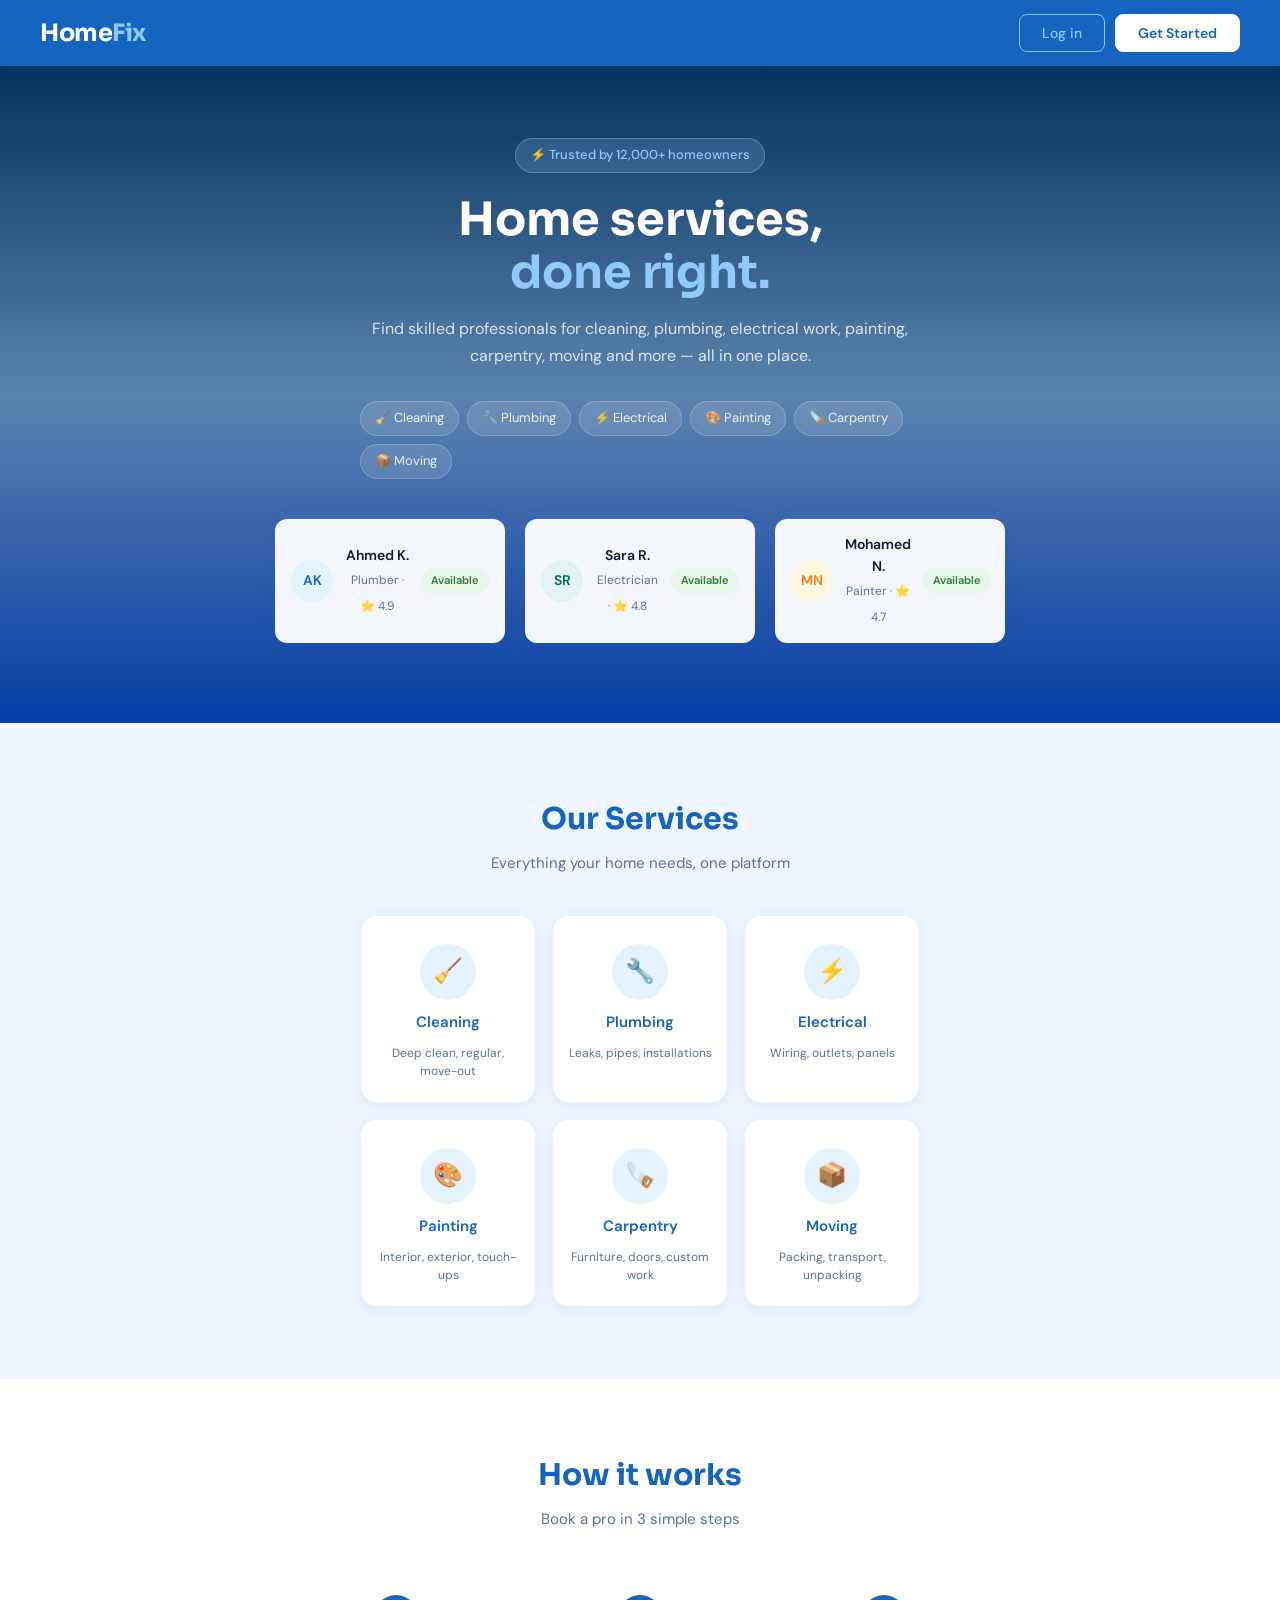
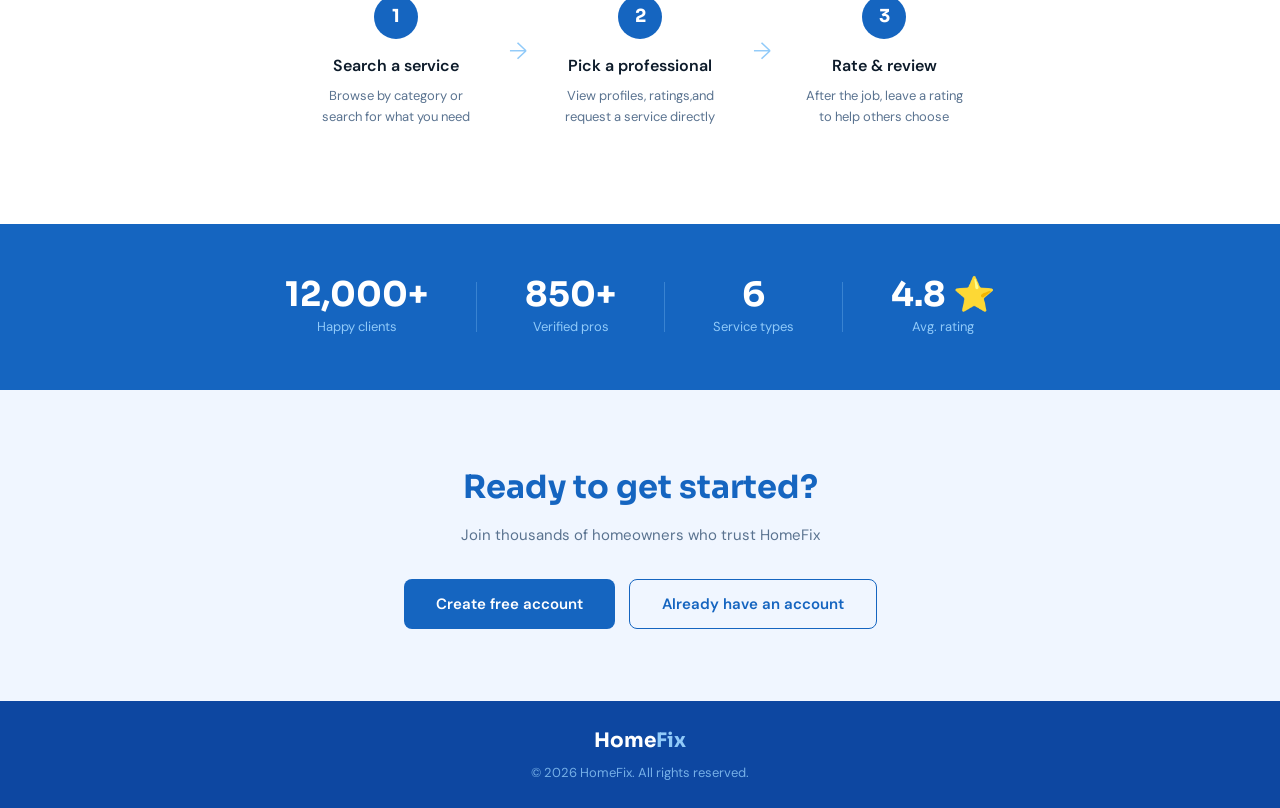
<file: Frontend part/index.html>
<!DOCTYPE html>
<html lang="en">

<head>
    <meta charset="UTF-8" />
    <meta name="viewport" content="width=device-width, initial-scale=1.0" />
    <title>HomeFix – Home Services</title>
    <link rel="stylesheet" href="style.css" />
    <link href="https://fonts.googleapis.com/css2?family=DM+Sans:wght@400;500;600&family=Sora:wght@600;700&display=swap"
        rel="stylesheet" />
</head>

<body>

    <!-- NAVBAR -->
    <nav class="nav">
        <div class="logo">Home<span>Fix</span></div>
        <div class="nav-btns">
            <button class="btn-outline" onclick="openModal('login')">Log in</button>
            <button class="btn-solid" onclick="openModal('register')">Get Started</button>
        </div>
    </nav>

    <!-- HERO -->
    <section class="hero">
        <div class="hero-content">
            <div class="hero-badge">⚡ Trusted by 12,000+ homeowners</div>
            <h1>Home services,<br /><span>done right.</span></h1>
            <p>Find skilled professionals for cleaning, plumbing, electrical work, painting, carpentry, moving and more
                — all in one place.</p>

            <div class="hero-tags">
                <span>🧹 Cleaning</span>
                <span>🔧 Plumbing</span>
                <span>⚡ Electrical</span>
                <span>🎨 Painting</span>
                <span>🪚 Carpentry</span>
                <span>📦 Moving</span>
            </div>
        </div>
        <div class="hero-visual">


            <div class="hero-card" id="hero-emp-1">
                <div class="hc-avatar" id="hero-emp-1-initials">AK</div>
                <div class="hc-info">
                    <strong id="hero-emp-1-name">Ahmed K.</strong>
                    <span id="hero-emp-1-service">Plumber · ⭐ 4.9</span>
                </div>
                <div class="hc-badge" id="hero-emp-1-status">Available</div>
            </div>
            <div class="hero-card" id="hero-emp-2">
                <div class="hc-avatar teal" id="hero-emp-2-initials">SR</div>
                <div class="hc-info">
                    <strong id="hero-emp-2-name">Sara R.</strong>
                    <span id="hero-emp-2-service">Electrician · ⭐ 4.8</span>
                </div>
                <div class="hc-badge" id="hero-emp-2-status">Available</div>
            </div>
            <div class="hero-card" id="hero-emp-3">
                <div class="hc-avatar amber" id="hero-emp-3-initials">MN</div>
                <div class="hc-info">
                    <strong id="hero-emp-3-name">Mohamed N.</strong>
                    <span id="hero-emp-3-service">Painter · ⭐ 4.7</span>
                </div>
                <div class="hc-badge" id="hero-emp-3-status">Available</div>
            </div>

        </div>
    </section>

    <!-- SERVICES -->
    <section class="services" id="services">
        <div class="section-header">
            <h2>Our Services</h2>
            <p>Everything your home needs, one platform</p>
        </div>
        <div class="cards">
            <div class="card" onclick="fillSearch('Cleaning')">
                <div class="card-icon">🧹</div>
                <h3>Cleaning</h3>
                <p>Deep clean, regular, move-out</p>
            </div>
            <div class="card" onclick="fillSearch('Plumbing')">
                <div class="card-icon">🔧</div>
                <h3>Plumbing</h3>
                <p>Leaks, pipes, installations</p>
            </div>
            <div class="card" onclick="fillSearch('Electrical')">
                <div class="card-icon">⚡</div>
                <h3>Electrical</h3>
                <p>Wiring, outlets, panels</p>
            </div>
            <div class="card" onclick="fillSearch('Painting')">
                <div class="card-icon">🎨</div>
                <h3>Painting</h3>
                <p>Interior, exterior, touch-ups</p>
            </div>
            <div class="card" onclick="fillSearch('Carpentry')">
                <div class="card-icon">🪚</div>
                <h3>Carpentry</h3>
                <p>Furniture, doors, custom work</p>
            </div>
            <div class="card" onclick="fillSearch('Moving')">
                <div class="card-icon">📦</div>
                <h3>Moving</h3>
                <p>Packing, transport, unpacking</p>
            </div>
        </div>
    </section>

    <!-- HOW IT WORKS -->
    <section class="how">
        <div class="section-header">
            <h2>How it works</h2>
            <p>Book a pro in 3 simple steps</p>
        </div>
        <div class="steps">
            <div class="step">
                <div class="step-num">1</div>
                <h4>Search a service</h4>
                <p>Browse by category or search for what you need</p>
            </div>
            <div class="step-arrow">→</div>
            <div class="step">
                <div class="step-num">2</div>
                <h4>Pick a professional</h4>
                <p>View profiles, ratings,and request a service directly </p>
            </div>
            <div class="step-arrow">→</div>
            <div class="step">
                <div class="step-num">3</div>
                <h4>Rate & review</h4>
                <p>After the job, leave a rating to help others choose</p>
            </div>
        </div>
    </section>

    <!-- STATS -->
    <section class="stats">
        <div class="stat"><strong>12,000+</strong><span>Happy clients</span></div>
        <div class="stat-divider"></div>
        <div class="stat"><strong>850+</strong><span>Verified pros</span></div>
        <div class="stat-divider"></div>
        <div class="stat"><strong>6</strong><span>Service types</span></div>
        <div class="stat-divider"></div>
        <div class="stat"><strong>4.8 ⭐</strong><span>Avg. rating</span></div>
    </section>

    <!-- CTA -->
    <section class="cta">
        <h2>Ready to get started?</h2>
        <p>Join thousands of homeowners who trust HomeFix</p>
        <div class="cta-btns">
            <button class="btn-cta-white" onclick="openModal('register')">Create free account</button>
            <button class="btn-cta-ghost" onclick="openModal('login')">Already have an account</button>
        </div>
    </section>

    <!-- FOOTER -->
    <footer class="footer">
        <div class="footer-logo">Home<span>Fix</span></div>
        <p>© 2026 HomeFix. All rights reserved.</p>
    </footer>

    <!-- MODAL OVERLAY -->
    <div class="overlay" id="overlay" onclick="closeModalOutside(event)">
        <div class="modal" id="modal">

            <!-- LOGIN FORM -->
            <div id="loginForm">
                <button class="close-btn" onclick="closeModal()">✕</button>
                <h2>Welcome back</h2>
                <p class="modal-sub">Log in to your account</p>
                <div class="role-tabs">
                    <div class="role-tab active" onclick="selectRole(this,'login','user')">User</div>
                    <div class="role-tab" onclick="selectRole(this,'login','employee')">Employee</div>
                    <div class="role-tab" onclick="selectRole(this,'login','admin')">Admin</div>
                </div>
                <input type="email" placeholder="Email address" id="loginEmail" />
                <input type="password" placeholder="Password" id="loginPassword" />
                <!--     <div class="forgot"><a href="#">Forgot password?</a></div> -->
                <button class="btn-main" onclick="handleLogin()">Log in</button>
                <p class="switch">Don't have an account? <a onclick="switchModal('register')">Sign up</a></p>
            </div>

            <!-- REGISTER FORM -->
            <div id="registerForm" style="display:none">
                <button class="close-btn" onclick="closeModal()">✕</button>
                <h2>Create account</h2>
                <p class="modal-sub">Join HomeFix today</p>
                <div class="role-tabs">
                    <div class="role-tab active" onclick="selectRole(this,'register','user')">User</div>
                    <div class="role-tab" onclick="selectRole(this,'register','employee')">Employee</div>
                </div>
                <div id="employeeExtra" style="display:none">
                    <select id="serviceType">
                        <option value="">Select your service type</option>
                        <option>Cleaning</option>
                        <option>Plumbing</option>
                        <option>Electrical</option>
                        <option>Painting</option>
                        <option>Carpentry</option>
                        <option>Moving</option>
                    </select>
                </div>
                <div class="photo-upload">
                    <div class="photo-preview-circle" id="regAvatarPreview">
                        <span id="regAvatarInitials">📷</span>
                    </div>
                    <input type="file" id="regPhotoInput" accept="image/*" style="display:none"
                        onchange="handlePhotoUpload('regPhotoInput','regAvatarPreview','regAvatarInitials')" />
                    <label for="regPhotoInput" class="photo-label">Upload photo</label>
                </div>
                <input type="text" placeholder="Full name" id="regName" />
                <input type="email" placeholder="Email address" id="regEmail" />
                <input type="tel" placeholder="Phone / WhatsApp number" id="regPhone" />
                <input type="password" placeholder="Password" id="regPassword" />
                <button class="btn-main" onclick="handleRegister()">Create account</button>
                <p class="switch">Already have an account? <a onclick="switchModal('login')">Log in</a></p>
            </div>

        </div>
    </div>

    <script src="app.js"></script>
</body>

</html>
</file>
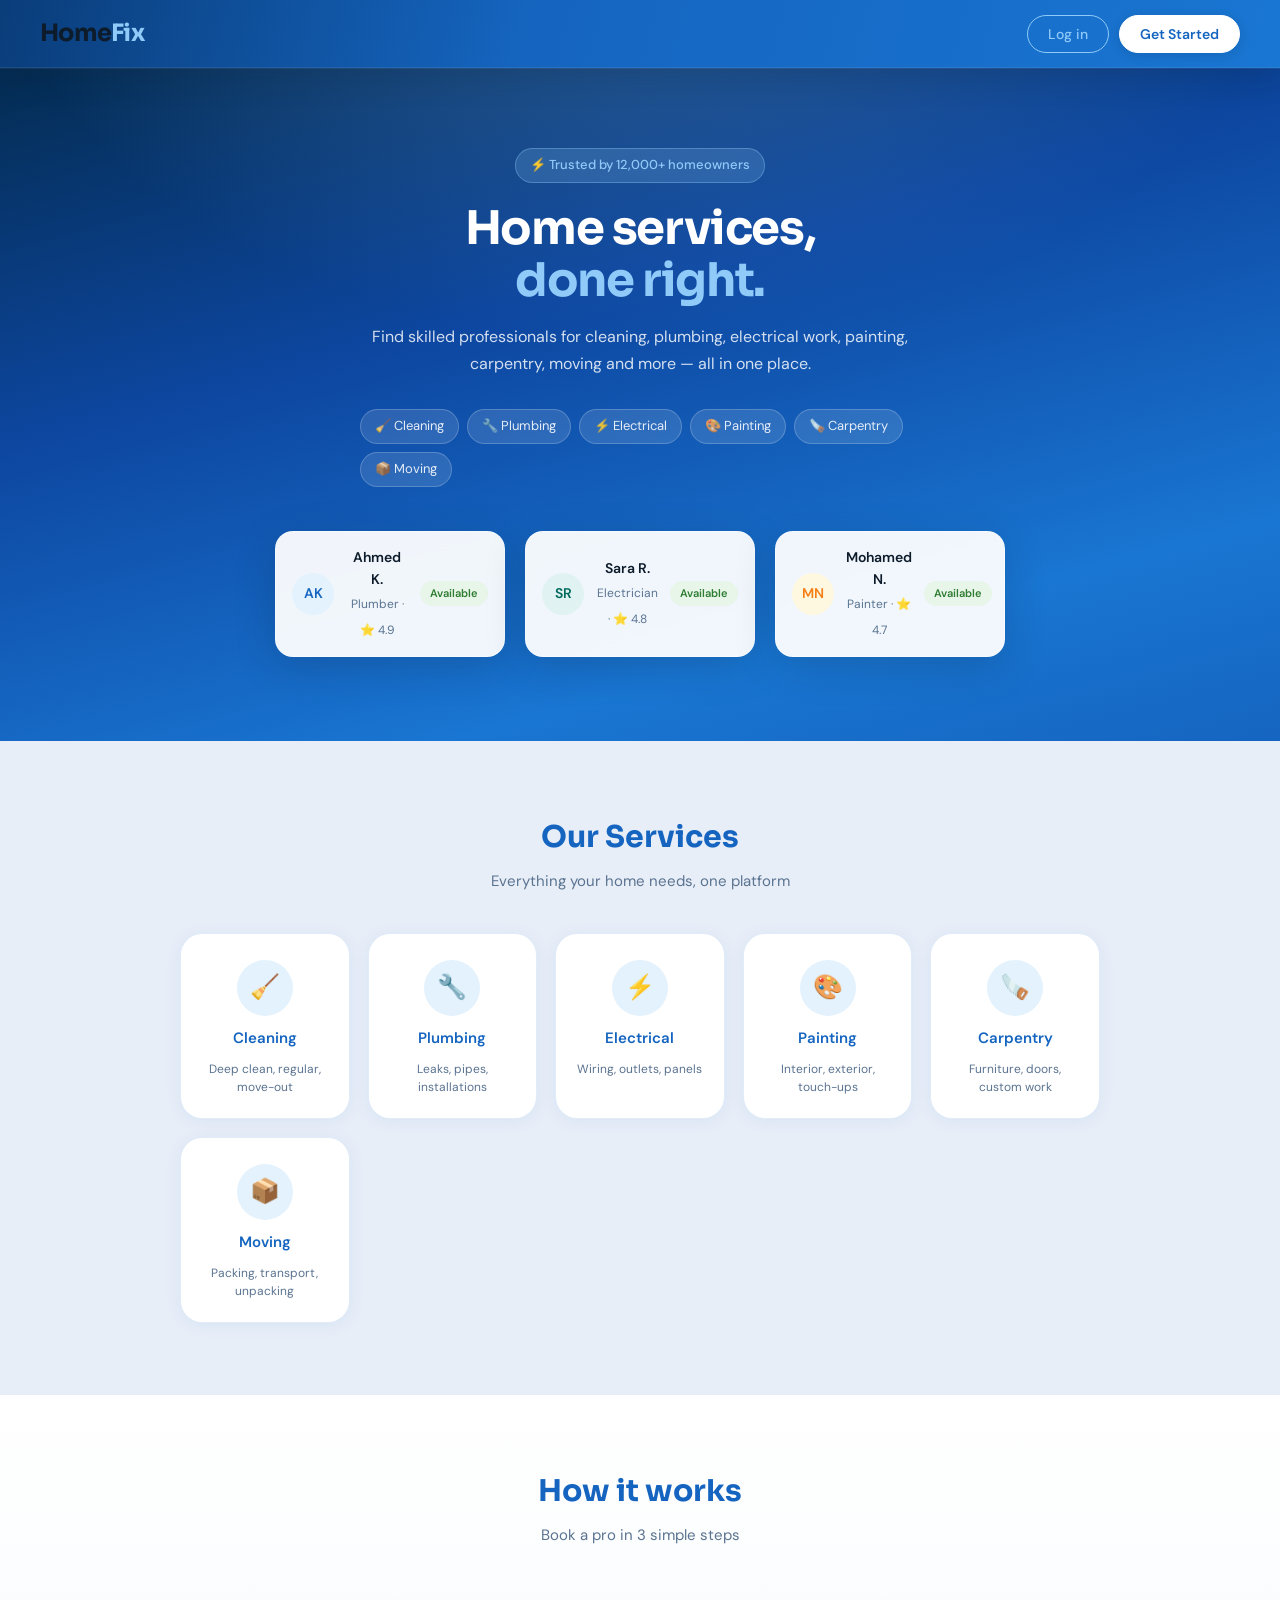
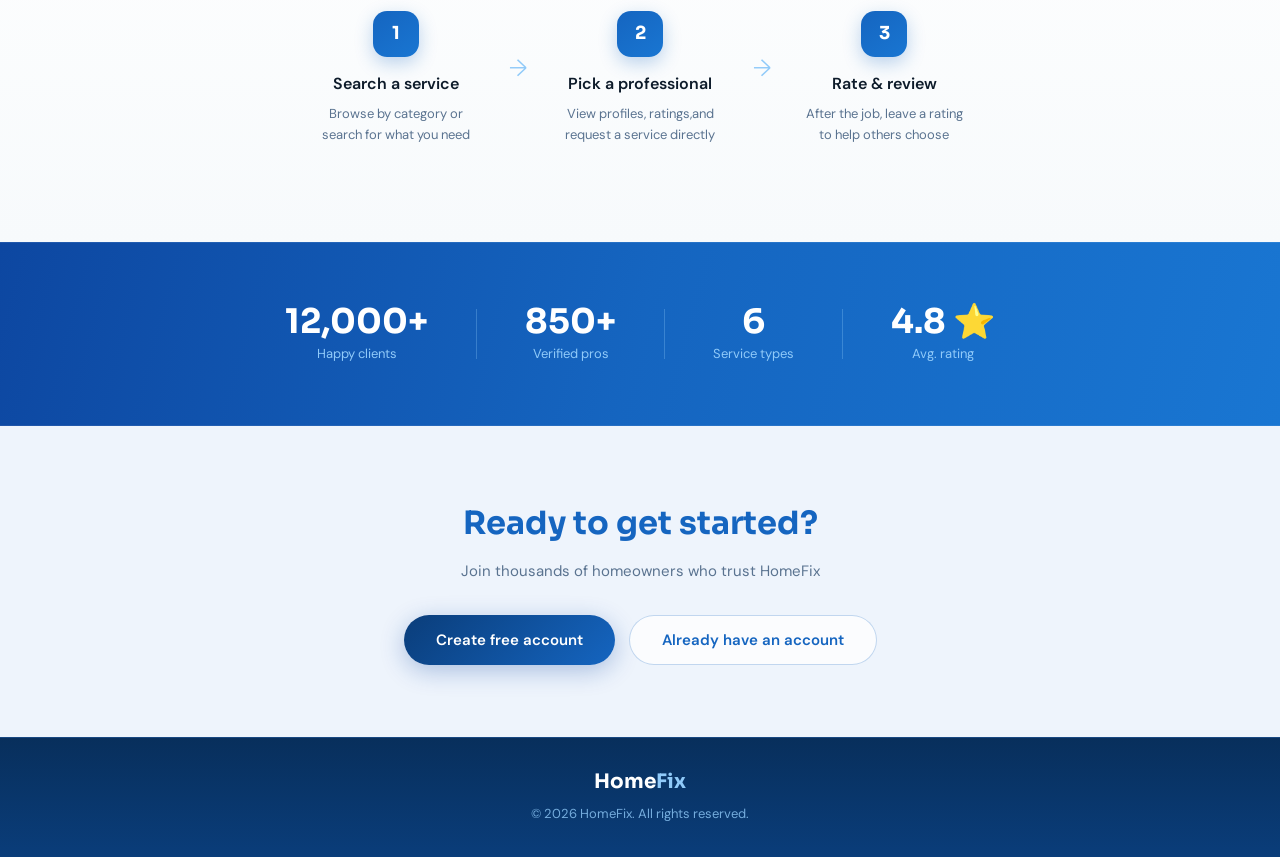
<file: frontend-part/index.html>
<!DOCTYPE html>
<html lang="en">

<head>
    <meta charset="UTF-8" />
    <meta name="viewport" content="width=device-width, initial-scale=1.0" />
    <title>HomeFix – Home Services</title>
    <link rel="stylesheet" href="style.css" />
    <link href="https://fonts.googleapis.com/css2?family=DM+Sans:wght@400;500;600&family=Sora:wght@600;700&display=swap"
        rel="stylesheet" />
</head>

<body class="hf-app hf-home">

    <!-- NAVBAR -->
    <nav class="nav">
        <a href="index.html" class="logo">Home<span>Fix</span></a>
        <div class="nav-btns">
            <button class="btn-outline" onclick="openModal('login')">Log in</button>
            <button class="btn-solid" onclick="openModal('register')">Get Started</button>
        </div>
    </nav>

    <!-- HERO -->
    <section class="hero">
        <div class="hero-content">
            <div class="hero-badge">⚡ Trusted by 12,000+ homeowners</div>
            <h1>Home services,<br /><span>done right.</span></h1>
            <p>Find skilled professionals for cleaning, plumbing, electrical work, painting, carpentry, moving and more
                — all in one place.</p>

            <div class="hero-tags">
                <span>🧹 Cleaning</span>
                <span>🔧 Plumbing</span>
                <span>⚡ Electrical</span>
                <span>🎨 Painting</span>
                <span>🪚 Carpentry</span>
                <span>📦 Moving</span>
            </div>
        </div>
        <div class="hero-visual">


            <div class="hero-card" id="hero-emp-1">
                <div class="hc-avatar" id="hero-emp-1-initials">AK</div>
                <div class="hc-info">
                    <strong id="hero-emp-1-name">Ahmed K.</strong>
                    <span id="hero-emp-1-service">Plumber · ⭐ 4.9</span>
                </div>
                <div class="hc-badge" id="hero-emp-1-status">Available</div>
            </div>
            <div class="hero-card" id="hero-emp-2">
                <div class="hc-avatar teal" id="hero-emp-2-initials">SR</div>
                <div class="hc-info">
                    <strong id="hero-emp-2-name">Sara R.</strong>
                    <span id="hero-emp-2-service">Electrician · ⭐ 4.8</span>
                </div>
                <div class="hc-badge" id="hero-emp-2-status">Available</div>
            </div>
            <div class="hero-card" id="hero-emp-3">
                <div class="hc-avatar amber" id="hero-emp-3-initials">MN</div>
                <div class="hc-info">
                    <strong id="hero-emp-3-name">Mohamed N.</strong>
                    <span id="hero-emp-3-service">Painter · ⭐ 4.7</span>
                </div>
                <div class="hc-badge" id="hero-emp-3-status">Available</div>
            </div>

        </div>
    </section>

    <!-- SERVICES -->
    <section class="services" id="services">
        <div class="section-header">
            <h2>Our Services</h2>
            <p>Everything your home needs, one platform</p>
        </div>
        <div class="cards">
            <div class="card" onclick="fillSearch('Cleaning')">
                <div class="card-icon">🧹</div>
                <h3>Cleaning</h3>
                <p>Deep clean, regular, move-out</p>
            </div>
            <div class="card" onclick="fillSearch('Plumbing')">
                <div class="card-icon">🔧</div>
                <h3>Plumbing</h3>
                <p>Leaks, pipes, installations</p>
            </div>
            <div class="card" onclick="fillSearch('Electrical')">
                <div class="card-icon">⚡</div>
                <h3>Electrical</h3>
                <p>Wiring, outlets, panels</p>
            </div>
            <div class="card" onclick="fillSearch('Painting')">
                <div class="card-icon">🎨</div>
                <h3>Painting</h3>
                <p>Interior, exterior, touch-ups</p>
            </div>
            <div class="card" onclick="fillSearch('Carpentry')">
                <div class="card-icon">🪚</div>
                <h3>Carpentry</h3>
                <p>Furniture, doors, custom work</p>
            </div>
            <div class="card" onclick="fillSearch('Moving')">
                <div class="card-icon">📦</div>
                <h3>Moving</h3>
                <p>Packing, transport, unpacking</p>
            </div>
        </div>
    </section>

    <!-- HOW IT WORKS -->
    <section class="how">
        <div class="section-header">
            <h2>How it works</h2>
            <p>Book a pro in 3 simple steps</p>
        </div>
        <div class="steps">
            <div class="step">
                <div class="step-num">1</div>
                <h4>Search a service</h4>
                <p>Browse by category or search for what you need</p>
            </div>
            <div class="step-arrow">→</div>
            <div class="step">
                <div class="step-num">2</div>
                <h4>Pick a professional</h4>
                <p>View profiles, ratings,and request a service directly </p>
            </div>
            <div class="step-arrow">→</div>
            <div class="step">
                <div class="step-num">3</div>
                <h4>Rate & review</h4>
                <p>After the job, leave a rating to help others choose</p>
            </div>
        </div>
    </section>

    <!-- STATS -->
    <section class="stats">
        <div class="stat"><strong>12,000+</strong><span>Happy clients</span></div>
        <div class="stat-divider"></div>
        <div class="stat"><strong>850+</strong><span>Verified pros</span></div>
        <div class="stat-divider"></div>
        <div class="stat"><strong>6</strong><span>Service types</span></div>
        <div class="stat-divider"></div>
        <div class="stat"><strong>4.8 ⭐</strong><span>Avg. rating</span></div>
    </section>

    <!-- CTA -->
    <section class="cta">
        <h2>Ready to get started?</h2>
        <p>Join thousands of homeowners who trust HomeFix</p>
        <div class="cta-btns">
            <button class="btn-cta-white" onclick="openModal('register')">Create free account</button>
            <button class="btn-cta-ghost" onclick="openModal('login')">Already have an account</button>
        </div>
    </section>

    <!-- FOOTER -->
    <footer class="footer">
        <div class="footer-logo">Home<span>Fix</span></div>
        <p>© 2026 HomeFix. All rights reserved.</p>
    </footer>

    <!-- MODAL OVERLAY -->
    <div class="overlay" id="overlay" onclick="closeModalOutside(event)">
        <div class="modal" id="modal">

            <!-- LOGIN FORM -->
            <div id="loginForm">
                <button class="close-btn" onclick="closeModal()">✕</button>
                <h2>Welcome back</h2>
                <p class="modal-sub">Log in to your account</p>
                <div class="role-tabs">
                    <div class="role-tab active" data-login-role="user" onclick="selectRole(this,'login','user')">User
                    </div>
                    <div class="role-tab" data-login-role="employee" onclick="selectRole(this,'login','employee')">
                        Employee</div>
                    <div class="role-tab" data-login-role="admin" onclick="selectRole(this,'login','admin')">Admin</div>
                </div>
                <p class="login-demo-hint">Demo: use any password. For User / Employee, enter a valid email (e.g.
                    you@test.com). Admin can use any text in the first field.</p>
                <div id="loginError" class="login-error" role="alert" hidden></div>
                <input type="email" placeholder="Email address" id="loginEmail" />
                <input type="password" placeholder="Password" id="loginPassword" />
                <!--     <div class="forgot"><a href="#">Forgot password?</a></div> -->
                <button type="button" class="btn-main" onclick="handleLogin()">Log in</button>
                <p class="switch">Don't have an account? <a onclick="switchModal('register')">Sign up</a></p>
            </div>

            <!-- REGISTER FORM -->
            <div id="registerForm" style="display:none">
                <button class="close-btn" onclick="closeModal()">✕</button>
                <h2>Create account</h2>
                <p class="modal-sub">Join HomeFix today</p>
                <div class="role-tabs">
                    <div class="role-tab active" onclick="selectRole(this,'register','user')">User</div>
                    <div class="role-tab" onclick="selectRole(this,'register','employee')">Employee</div>
                </div>
                <div id="employeeExtra" style="display:none">
                    <select id="serviceType">
                        <option value="">Select your service type</option>
                        <option>Cleaning</option>
                        <option>Plumbing</option>
                        <option>Electrical</option>
                        <option>Painting</option>
                        <option>Carpentry</option>
                        <option>Moving</option>
                    </select>
                </div>
                <div class="photo-upload">
                    <div class="photo-preview-circle" id="regAvatarPreview">
                        <span id="regAvatarInitials">📷</span>
                    </div>
                    <input type="file" id="regPhotoInput" accept="image/*" style="display:none"
                        onchange="handlePhotoUpload('regPhotoInput','regAvatarPreview','regAvatarInitials')" />
                    <label for="regPhotoInput" class="photo-label">Upload photo</label>
                </div>
                <input type="text" placeholder="Full name" id="regName" />
                <input type="email" placeholder="Email address" id="regEmail" />
                <input type="tel" placeholder="Phone / WhatsApp number" id="regPhone" />
                <input type="password" placeholder="Password" id="regPassword" />
                <button class="btn-main" onclick="handleRegister()">Create account</button>
                <p class="switch">Already have an account? <a onclick="switchModal('login')">Log in</a></p>
            </div>

        </div>
    </div>

    <script src="mock-data.js"></script>
    <script src="api.js"></script>
    <script src="app.js"></script>
</body>

</html>
</file>
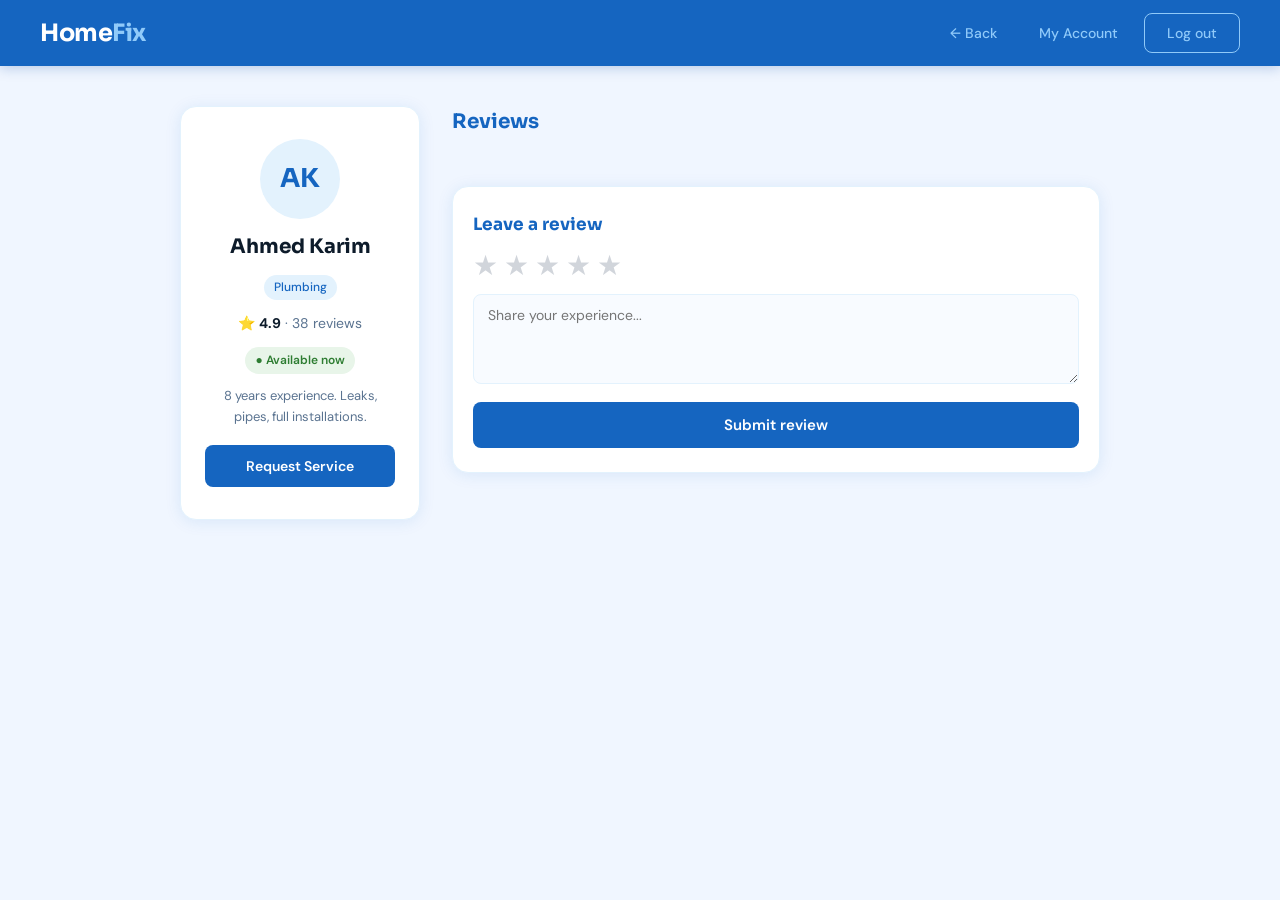
<file: Frontend part/employee-profile.html>
<!DOCTYPE html>
<html lang="en">

<head>
  <meta charset="UTF-8" />
  <meta name="viewport" content="width=device-width, initial-scale=1.0" />
  <title>HomeFix – Employee Profile</title>
  <link rel="stylesheet" href="style.css" />
  <link href="https://fonts.googleapis.com/css2?family=DM+Sans:wght@400;500;600&family=Sora:wght@600;700&display=swap"
    rel="stylesheet" />
</head>

<body>

  <!-- NAVBAR -->
  <nav class="nav">
    <div class="logo">Home<span>Fix</span></div>
    <div class="nav-btns">
      <a href="user-dashboard.html" class="nav-link">← Back</a>
      <a href="my-account.html" class="nav-link">My Account</a>
      <button class="btn-outline" onclick="handleLogout()">Log out</button>
    </div>
  </nav>

  <!-- PROFILE SECTION -->
  <section class="profile-section">
    <div class="profile-card">

      <!-- LEFT: Info -->
      <div class="profile-left">
        <div class="profile-avatar" id="profileAvatar">AK</div>
        <h1 class="profile-name" id="profileName">Ahmed Karim</h1>
        <span class="emp-service" id="profileService">Plumbing</span>
        <div class="profile-rating">
          ⭐ <strong id="profileRating">4.9</strong>
          <span id="profileReviews">· 38 reviews</span>
        </div>
        <div class="emp-avail available" id="profileAvail">● Available now</div>
        <p class="profile-bio" id="profileBio">8 years experience. Leaks, pipes, full installations.</p>



        <button class="btn-request" onclick="openRequestModal()">Request Service</button>





      </div>

      <!-- RIGHT: Reviews -->
      <div class="profile-right">

        <!-- EXISTING REVIEWS -->
        <div class="reviews-header">
          <h2>Reviews</h2>
        </div>
        <div class="reviews-list" id="reviewsList">
          <!-- Injected by JS -->
        </div>

        <!-- LEAVE A REVIEW -->
        <div class="review-form">
          <h3>Leave a review</h3>
          <div class="star-picker" id="starPicker">
            <span onclick="selectStar(1)">★</span>
            <span onclick="selectStar(2)">★</span>
            <span onclick="selectStar(3)">★</span>
            <span onclick="selectStar(4)">★</span>
            <span onclick="selectStar(5)">★</span>
          </div>
          <textarea id="reviewText" placeholder="Share your experience..."></textarea>
          <button class="btn-main" onclick="submitReview()">Submit review</button>
        </div>

      </div>
    </div>
  </section>

  <!-- REQUEST MODAL -->
  <div class="overlay" id="requestOverlay" onclick="closeRequestOutside(event)">
    <div class="modal" id="requestModal">
      <button class="close-btn" onclick="closeRequestModal()">✕</button>
      <h2>Request Service</h2>
      <p class="modal-sub" id="requestEmpName">Ahmed Karim</p>
      <div class="form-group">
        <label>Your phone number</label>
        <input type="tel" id="reqPhone" placeholder="+90 555 000 0000" />
      </div>
      <div class="form-group">
        <label>Address</label>
        <input type="text" id="reqAddress" placeholder="Street, district, city" />
      </div>
      <div class="form-group">
        <label>Preferred date & time</label>
        <input type="datetime-local" id="reqDateTime" />
      </div>
      <div class="form-group">
        <label>Problem description</label>
        <textarea id="reqProblem" placeholder="Describe the problem or service you need..."
          style="width:100%;padding:11px 14px;border:1.5px solid var(--blue-pale);border-radius:var(--radius-sm);font-size:14px;font-family:var(--font-body);outline:none;resize:vertical;min-height:90px;background:#f8fbff;color:var(--text-primary);margin-bottom:14px;"></textarea>
      </div>
      <button class="btn-main" onclick="submitRequest()">Send Request</button>
    </div>
  </div>



  <script src="app.js"></script>
</body>

</html>
</file>
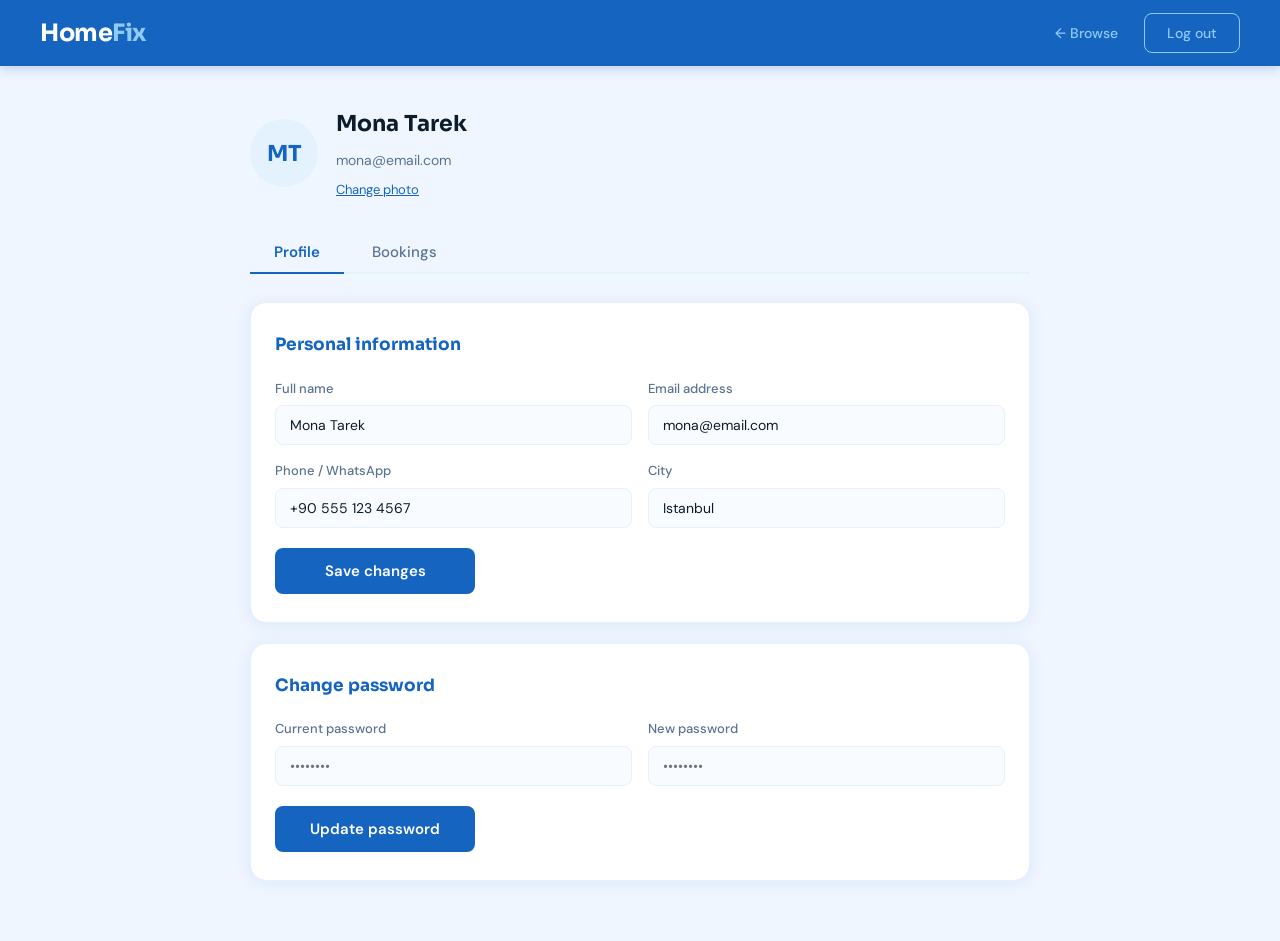
<file: Frontend part/my-account.html>
<!DOCTYPE html>
<html lang="en">

<head>
    <meta charset="UTF-8" />
    <meta name="viewport" content="width=device-width, initial-scale=1.0" />
    <title>HomeFix – My Account</title>
    <link rel="stylesheet" href="style.css" />
    <link href="https://fonts.googleapis.com/css2?family=DM+Sans:wght@400;500;600&family=Sora:wght@600;700&display=swap"
        rel="stylesheet" />
</head>

<body>

    <!-- NAVBAR -->
    <nav class="nav">
        <div class="logo">Home<span>Fix</span></div>
        <div class="nav-btns">
            <a href="user-dashboard.html" class="nav-link">← Browse</a>
            <button class="btn-outline" onclick="handleLogout()">Log out</button>
        </div>
    </nav>

    <section class="account-section">

        <!-- <div class="account-header">
            <div class="account-avatar" id="accountAvatar">
  <span id="accountAvatarInitials">MT</span>
</div>
<input type="file" id="accountPhotoInput" accept="image/*" style="display:none" onchange="handlePhotoUpload('accountPhotoInput','accountAvatar','accountAvatarInitials')"/>
<label for="accountPhotoInput" class="change-photo-link">Change photo</label>
            <div>
                <h1 id="accountName">Mona Tarek</h1>
                <p id="accountEmail">mona@email.com</p>
            </div>
        </div> -->

        <div class="account-header">
            <div class="account-avatar" id="accountAvatar">
                <span id="accountAvatarInitials">MT</span>
            </div>
            <div class="account-header-info">
                <h1 id="accountName">Mona Tarek</h1>
                <p id="accountEmail">mona@email.com</p>
                <input type="file" id="accountPhotoInput" accept="image/*" style="display:none"
                    onchange="handlePhotoUpload('accountPhotoInput','accountAvatar','accountAvatarInitials')" />
                <label for="accountPhotoInput" class="change-photo-link">Change photo</label>
            </div>
        </div>

        <div class="account-tabs">
            <button class="acc-tab active" onclick="switchTab(this, 'profile')">Profile</button>
            <button class="acc-tab" onclick="switchTab(this, 'bookings')">Bookings</button>
        </div>

        <!-- PROFILE TAB -->
        <div class="tab-content" id="tab-profile">
            <div class="form-card">
                <h2>Personal information</h2>
                <div class="form-row">
                    <div class="form-group">
                        <label>Full name</label>
                        <input type="text" id="editName" value="Mona Tarek" />
                    </div>
                    <div class="form-group">
                        <label>Email address</label>
                        <input type="email" id="editEmail" value="mona@email.com" />
                    </div>
                </div>
                <div class="form-row">
                    <div class="form-group">
                        <label>Phone / WhatsApp</label>
                        <input type="tel" id="editPhone" value="+90 555 123 4567" />
                    </div>
                    <div class="form-group">
                        <label>City</label>
                        <input type="text" id="editCity" value="Istanbul" />
                    </div>
                </div>
                <button class="btn-main" style="max-width:200px" onclick="saveProfile()">Save changes</button>
            </div>

            <div class="form-card" style="margin-top:20px">
                <h2>Change password</h2>
                <div class="form-row">
                    <div class="form-group">
                        <label>Current password</label>
                        <input type="password" id="currentPass" placeholder="••••••••" />
                    </div>
                    <div class="form-group">
                        <label>New password</label>
                        <input type="password" id="newPass" placeholder="••••••••" />
                    </div>
                </div>
                <button class="btn-main" style="max-width:200px" onclick="changePassword()">Update password</button>
            </div>
        </div>

        <!-- BOOKINGS TAB -->
        <div class="tab-content" id="tab-bookings" style="display:none">
            <div class="bookings-list" id="bookingsList"></div>
            <p class="no-results" id="noBookings" style="display:none">You have not contacted any professionals yet.</p>
        </div>

    </section>

    <script src="app.js"></script>
</body>

</html>
</file>
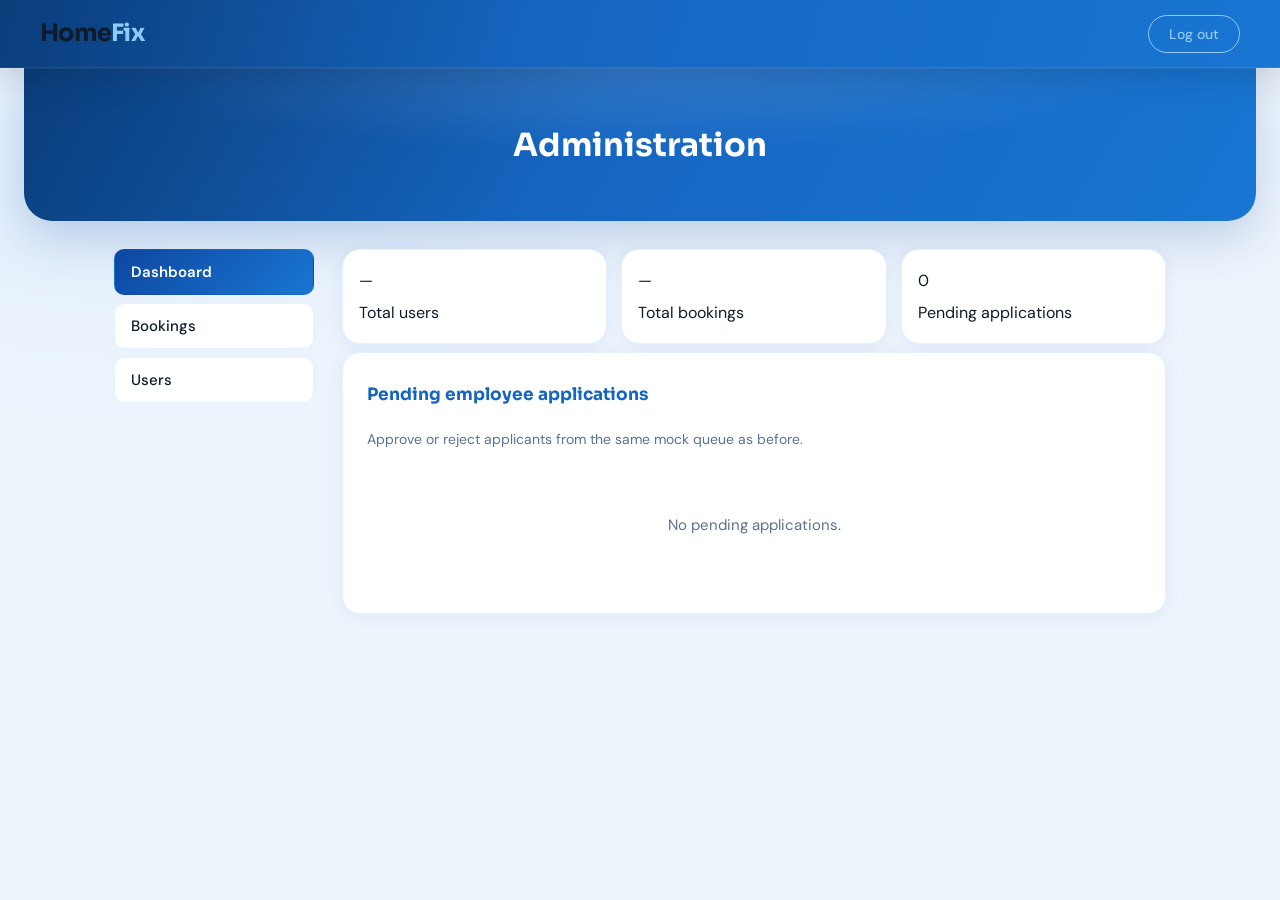
<file: frontend-part/admin-panel.html>
<!DOCTYPE html>
<html lang="en">

<head>
    <meta charset="UTF-8" />
    <meta name="viewport" content="width=device-width, initial-scale=1.0" />
    <title>HomeFix – Admin</title>
    <link rel="stylesheet" href="style.css" />
    <link href="https://fonts.googleapis.com/css2?family=DM+Sans:wght@400;500;600&family=Sora:wght@600;700&display=swap"
        rel="stylesheet" />
</head>

<body class="hf-app page-admin">

    <nav class="nav">
        <a href="index.html" class="logo">Home<span>Fix</span></a>
        <div class="nav-btns">
            <button class="btn-outline" onclick="handleLogout()">Log out</button>
        </div>
    </nav>

    <section class="dash-search-section">
        <h1>Administration</h1>
    </section>

    <div class="admin-shell" id="adminShell">
        <aside class="admin-sidebar" role="navigation" aria-label="Admin sections">
            <button type="button" class="admin-nav-btn active" data-admin-section="dashboard">Dashboard</button>
            <button type="button" class="admin-nav-btn" data-admin-section="bookings">Bookings</button>
            <button type="button" class="admin-nav-btn" data-admin-section="users">Users</button>
        </aside>

        <main class="admin-main">

            <section id="admin-section-dashboard" class="admin-section">
                <div class="admin-stat-grid" id="adminDashboardStats"></div>

                <div class="form-card" style="margin-top:8px;">
                    <h2>Pending employee applications</h2>
                    <p class="panel-hint">Approve or reject applicants from the same mock queue as before.</p>
                    <div class="bookings-list" id="adminPendingList"></div>
                    <p class="no-results" id="adminNoPending" style="display:none">No pending applications.</p>
                </div>
            </section>

            <section id="admin-section-bookings" class="admin-section" hidden>
                <div class="form-card">
                    <h2>All bookings</h2>
                    <p class="panel-hint">Same data as customer “My Account” bookings; changes stay in sync for the
                        demo.</p>
                    <div class="admin-toolbar">
                        <div class="filter-group" style="margin:0;min-width:180px;">
                            <label for="adminBookingFilter">Status</label>
                            <select id="adminBookingFilter">
                                <option value="all">All</option>
                                <option value="pending">Pending / confirmed</option>
                                <option value="completed">Completed</option>
                                <option value="cancelled">Cancelled</option>
                            </select>
                        </div>
                        <div class="search-bar admin-toolbar-search">
                            <input type="search" id="adminBookingSearch" placeholder="Search customer, pro, service…"
                                autocomplete="off" />
                        </div>
                    </div>
                    <div class="admin-table-wrap">
                        <table class="admin-table" id="adminBookingsTable">
                            <thead>
                                <tr>
                                    <th>Service</th>
                                    <th>Customer</th>
                                    <th>Professional</th>
                                    <th>Status</th>
                                    <th>Date</th>
                                    <th>Actions</th>
                                </tr>
                            </thead>
                            <tbody id="adminBookingsTableBody"></tbody>
                        </table>
                    </div>
                    <p class="no-results" id="adminNoBookings" style="display:none">No bookings match your filters.</p>
                </div>
            </section>

            <section id="admin-section-users" class="admin-section" hidden>
                <div class="form-card">
                    <h2>Users</h2>
                    <p class="panel-hint">Built from employees, booking customers, worker requests, applicants, and a
                        demo admin row.</p>
                    <div class="admin-toolbar">
                        <div class="search-bar admin-toolbar-search" style="max-width:100%;">
                            <input type="search" id="adminUserSearch" placeholder="Search by name or role…"
                                autocomplete="off" />
                        </div>
                    </div>
                    <div class="admin-table-wrap">
                        <table class="admin-table" id="adminUsersTable">
                            <thead>
                                <tr>
                                    <th>Name</th>
                                    <th>Role</th>
                                    <th>Status</th>
                                    <th>Action</th>
                                </tr>
                            </thead>
                            <tbody id="adminUsersTableBody"></tbody>
                        </table>
                    </div>
                    <p class="no-results" id="adminNoUsers" style="display:none">No users match your search.</p>
                </div>
            </section>

        </main>
    </div>

    <div class="overlay" id="adminDetailOverlay" onclick="closeAdminDetailOutside(event)">
        <div class="modal admin-detail-modal" role="dialog" aria-modal="true" onclick="event.stopPropagation()">
            <button type="button" class="close-btn" onclick="closeAdminDetailModal()">✕</button>
            <div id="adminDetailModalBody"></div>
        </div>
    </div>

    <script src="mock-data.js"></script>
    <script src="api.js"></script>
    <script src="app.js"></script>
</body>

</html>
</file>
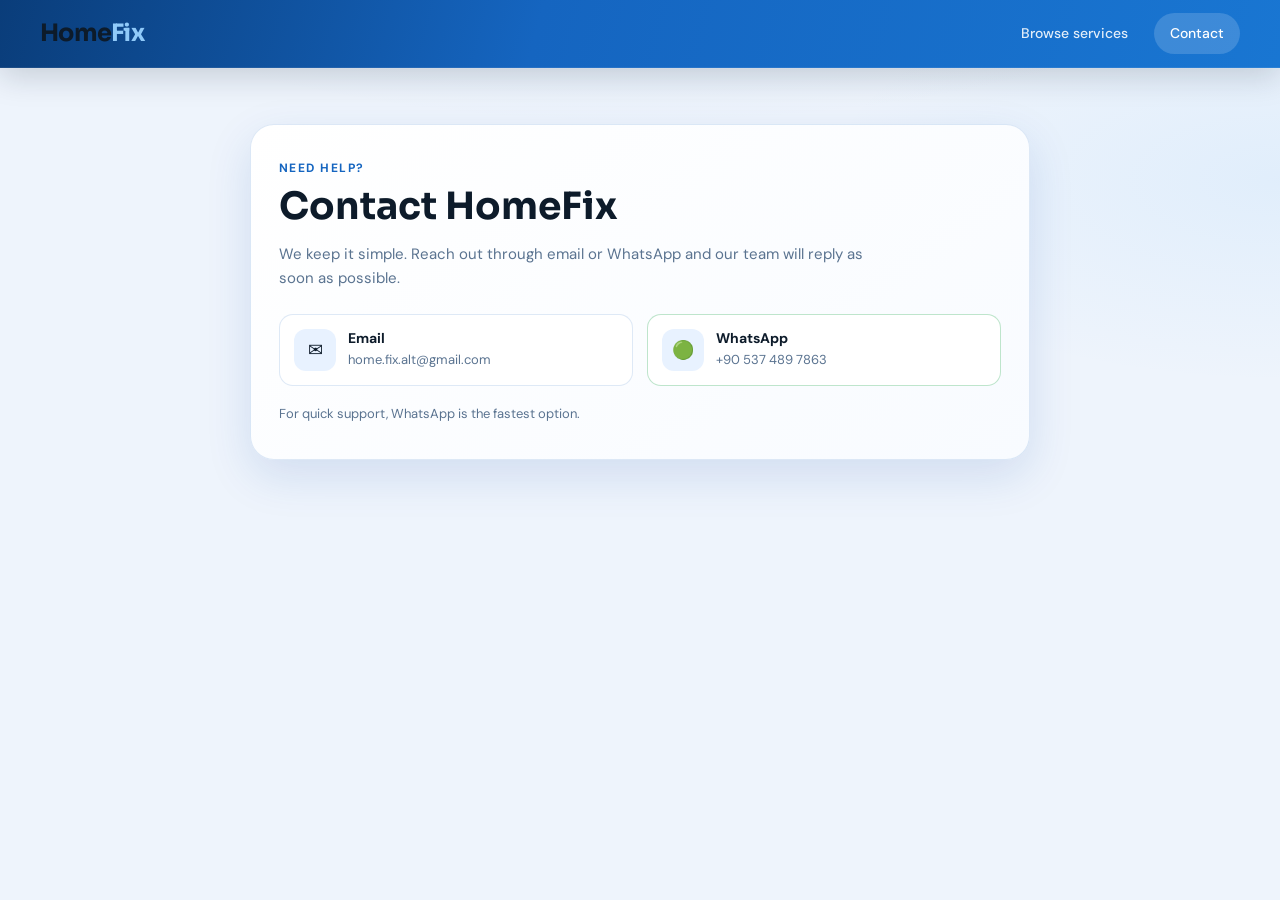
<file: frontend-part/contact-us.html>
<!DOCTYPE html>
<html lang="en">

<head>
    <meta charset="UTF-8" />
    <meta name="viewport" content="width=device-width, initial-scale=1.0" />
    <title>HomeFix – Contact Us</title>
    <link rel="stylesheet" href="style.css" />
    <link href="https://fonts.googleapis.com/css2?family=DM+Sans:wght@400;500;600&family=Sora:wght@600;700&display=swap"
        rel="stylesheet" />
</head>

<body class="hf-app page-contact">

    <nav class="nav">
        <a href="index.html" class="logo">Home<span>Fix</span></a>
        <div class="nav-btns">
            <a href="user-dashboard.html" class="nav-link">Browse services</a>
            <a href="contact-us.html" class="nav-link nav-link-active">Contact</a>
        </div>
    </nav>

    <section class="contact-brief-wrap">
        <div class="contact-brief-card">
            <p class="contact-brief-eyebrow">Need help?</p>
            <h1>Contact HomeFix</h1>
            <p class="contact-brief-text">We keep it simple. Reach out through email or WhatsApp and our team will reply as soon as possible.</p>

            <div class="contact-brief-items">
                <a class="contact-item" href="mailto:home.fix.alt@gmail.com">
                    <span class="contact-icon" aria-hidden="true">✉</span>
                    <span>
                        <strong>Email</strong>
                        <small>home.fix.alt@gmail.com</small>
                    </span>
                </a>

                <a class="contact-item whatsapp" href="https://wa.me/905374897863" target="_blank" rel="noopener noreferrer">
                    <span class="contact-icon" aria-hidden="true">🟢</span>
                    <span>
                        <strong>WhatsApp</strong>
                        <small>+90 537 489 7863</small>
                    </span>
                </a>
            </div>

            <p class="contact-note">For quick support, WhatsApp is the fastest option.</p>
        </div>
    </section>

</body>

</html>
</file>
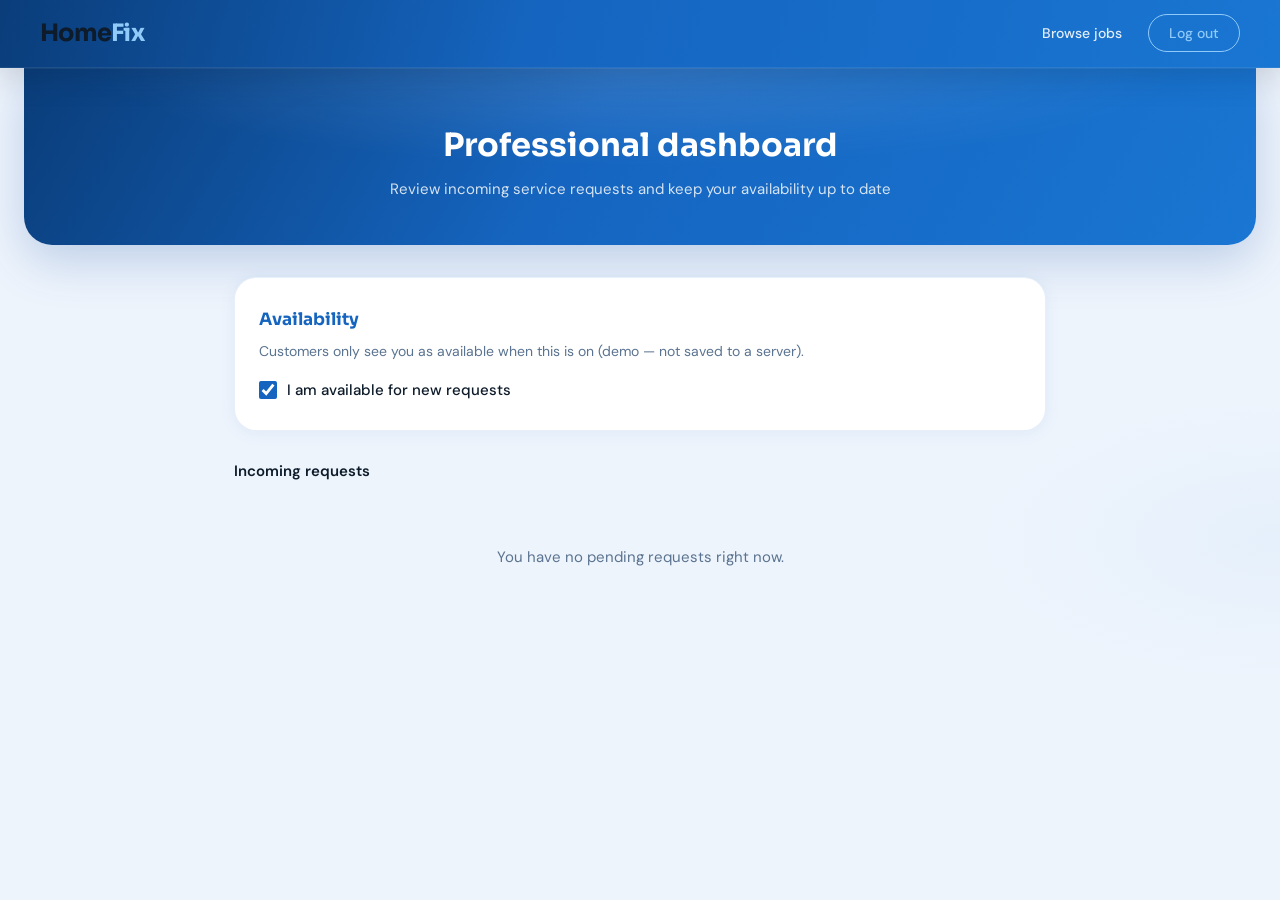
<file: frontend-part/employee-dashboard.html>
<!DOCTYPE html>
<html lang="en">

<head>
    <meta charset="UTF-8" />
    <meta name="viewport" content="width=device-width, initial-scale=1.0" />
    <title>HomeFix – Professional dashboard</title>
    <link rel="stylesheet" href="style.css" />
    <link href="https://fonts.googleapis.com/css2?family=DM+Sans:wght@400;500;600&family=Sora:wght@600;700&display=swap"
        rel="stylesheet" />
</head>

<body class="hf-app page-worker">
    <nav class="nav">
        <a href="index.html" class="logo">Home<span>Fix</span></a>
        <div class="nav-btns">
            <a href="user-dashboard.html" class="nav-link">Browse jobs</a>
            <button class="btn-outline" onclick="handleLogout()">Log out</button>
        </div>
    </nav>

    <section class="dash-search-section">
        <h1>Professional dashboard</h1>
        <p>Review incoming service requests and keep your availability up to date</p>
    </section>

    <section class="panel-stack">
        <div class="form-card panel-availability-card">
            <h2>Availability</h2>
            <p class="panel-hint">Customers only see you as available when this is on (demo — not saved to a server).
            </p>
            <label class="avail-toggle">
                <input type="checkbox" id="workerAvailToggle" checked />
                <span>I am available for new requests</span>
            </label>
        </div>

        <div class="grid-header panel-section-title">
            <span>Incoming requests</span>
        </div>
        <div class="bookings-list" id="workerRequestList"></div>
        <p class="no-results" id="workerNoRequests" style="display:none">You have no pending requests right now.</p>
    </section>

    <script src="mock-data.js"></script>
    <script src="api.js"></script>
    <script src="app.js"></script>
</body>

</html>
</file>
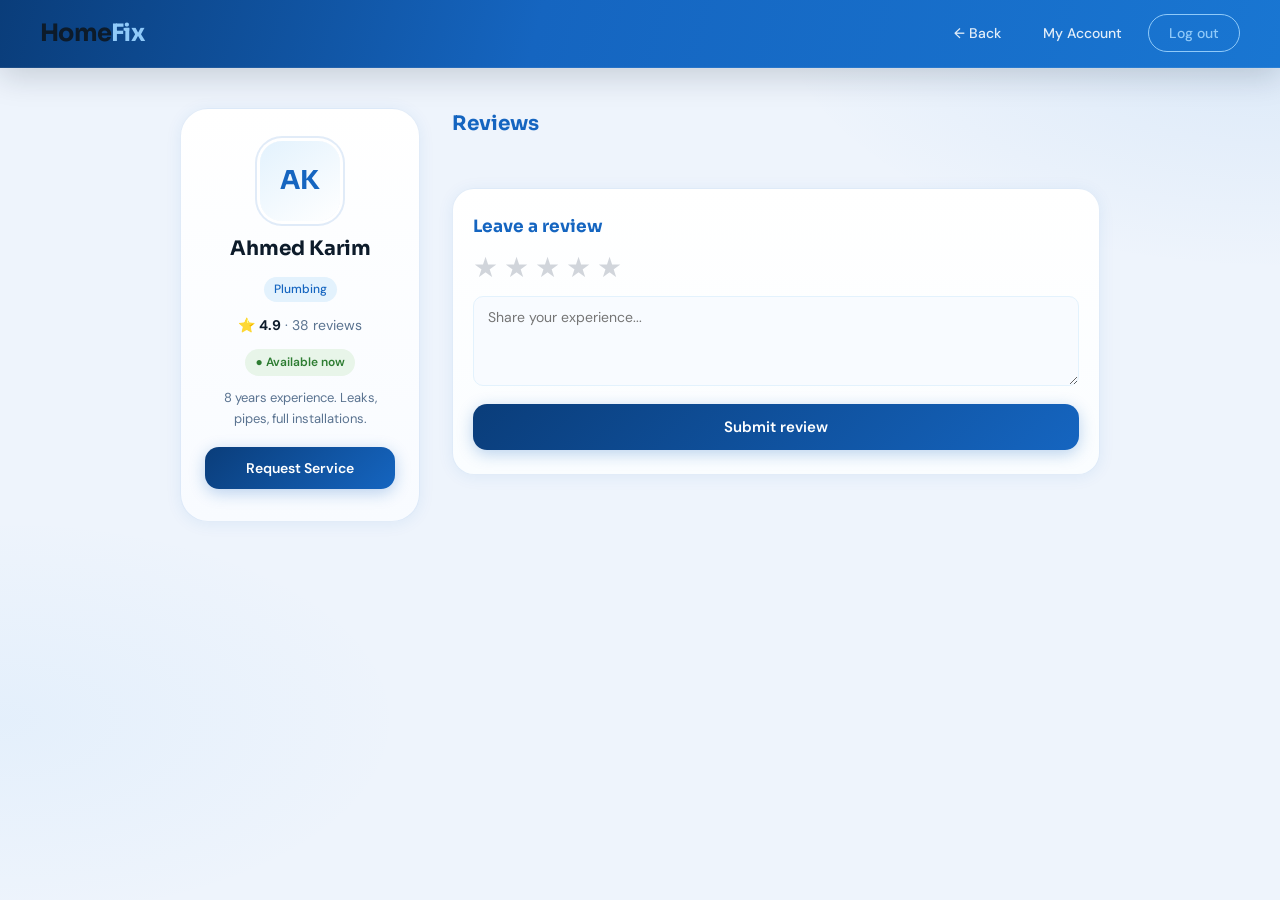
<file: frontend-part/employee-profile.html>
<!DOCTYPE html>
<html lang="en">

<head>
  <meta charset="UTF-8" />
  <meta name="viewport" content="width=device-width, initial-scale=1.0" />
  <title>HomeFix – Employee Profile</title>
  <link rel="stylesheet" href="style.css" />
  <link href="https://fonts.googleapis.com/css2?family=DM+Sans:wght@400;500;600&family=Sora:wght@600;700&display=swap"
    rel="stylesheet" />
</head>

<body class="hf-app page-profile">

  <!-- NAVBAR -->
  <nav class="nav">
    <a href="index.html" class="logo">Home<span>Fix</span></a>
    <div class="nav-btns">
      <a href="user-dashboard.html" class="nav-link">← Back</a>
      <a href="my-account.html" class="nav-link">My Account</a>
      <button class="btn-outline" onclick="handleLogout()">Log out</button>
    </div>
  </nav>

  <!-- PROFILE SECTION -->
  <section class="profile-section">
    <div class="profile-card">

      <!-- LEFT: Info -->
      <div class="profile-left">
        <div class="profile-avatar" id="profileAvatar">AK</div>
        <h1 class="profile-name" id="profileName">Ahmed Karim</h1>
        <span class="emp-service" id="profileService">Plumbing</span>
        <div class="profile-rating">
          ⭐ <strong id="profileRating">4.9</strong>
          <span id="profileReviews">· 38 reviews</span>
        </div>
        <div class="emp-avail available" id="profileAvail">● Available now</div>
        <p class="profile-bio" id="profileBio">8 years experience. Leaks, pipes, full installations.</p>



        <button class="btn-request" onclick="openRequestModal()">Request Service</button>





      </div>

      <!-- RIGHT: Reviews -->
      <div class="profile-right">

        <!-- EXISTING REVIEWS -->
        <div class="reviews-header">
          <h2>Reviews</h2>
        </div>
        <div class="reviews-list" id="reviewsList">
          <!-- Injected by JS -->
        </div>

        <!-- LEAVE A REVIEW -->
        <div class="review-form">
          <h3>Leave a review</h3>
          <div class="star-picker" id="starPicker">
            <span onclick="selectStar(1)">★</span>
            <span onclick="selectStar(2)">★</span>
            <span onclick="selectStar(3)">★</span>
            <span onclick="selectStar(4)">★</span>
            <span onclick="selectStar(5)">★</span>
          </div>
          <textarea id="reviewText" placeholder="Share your experience..."></textarea>
          <button class="btn-main" onclick="submitReview()">Submit review</button>
        </div>

      </div>
    </div>
  </section>

  <!-- REQUEST MODAL -->
  <div class="overlay" id="requestOverlay" onclick="closeRequestOutside(event)">
    <div class="modal" id="requestModal">
      <button class="close-btn" onclick="closeRequestModal()">✕</button>
      <h2>Request Service</h2>
      <p class="modal-sub" id="requestEmpName">Ahmed Karim</p>
      <div class="form-group">
        <label>Your phone number</label>
        <input type="tel" id="reqPhone" placeholder="+90 555 000 0000" />
      </div>
      <div class="form-group">
        <label>Address</label>
        <input type="text" id="reqAddress" placeholder="Street, district, city" />
      </div>
      <div class="form-group">
        <label>Preferred date & time</label>
        <input type="datetime-local" id="reqDateTime" />
      </div>
      <div class="form-group">
        <label>Problem description</label>
        <textarea id="reqProblem" placeholder="Describe the problem or service you need..."
          style="width:100%;padding:11px 14px;border:1.5px solid var(--blue-pale);border-radius:var(--radius-sm);font-size:14px;font-family:var(--font-body);outline:none;resize:vertical;min-height:90px;background:#f8fbff;color:var(--text-primary);margin-bottom:14px;"></textarea>
      </div>
      <button class="btn-main" onclick="submitRequest()">Send Request</button>
    </div>
  </div>



  <script src="mock-data.js"></script>
  <script src="api.js"></script>
  <script src="app.js"></script>
</body>

</html>
</file>
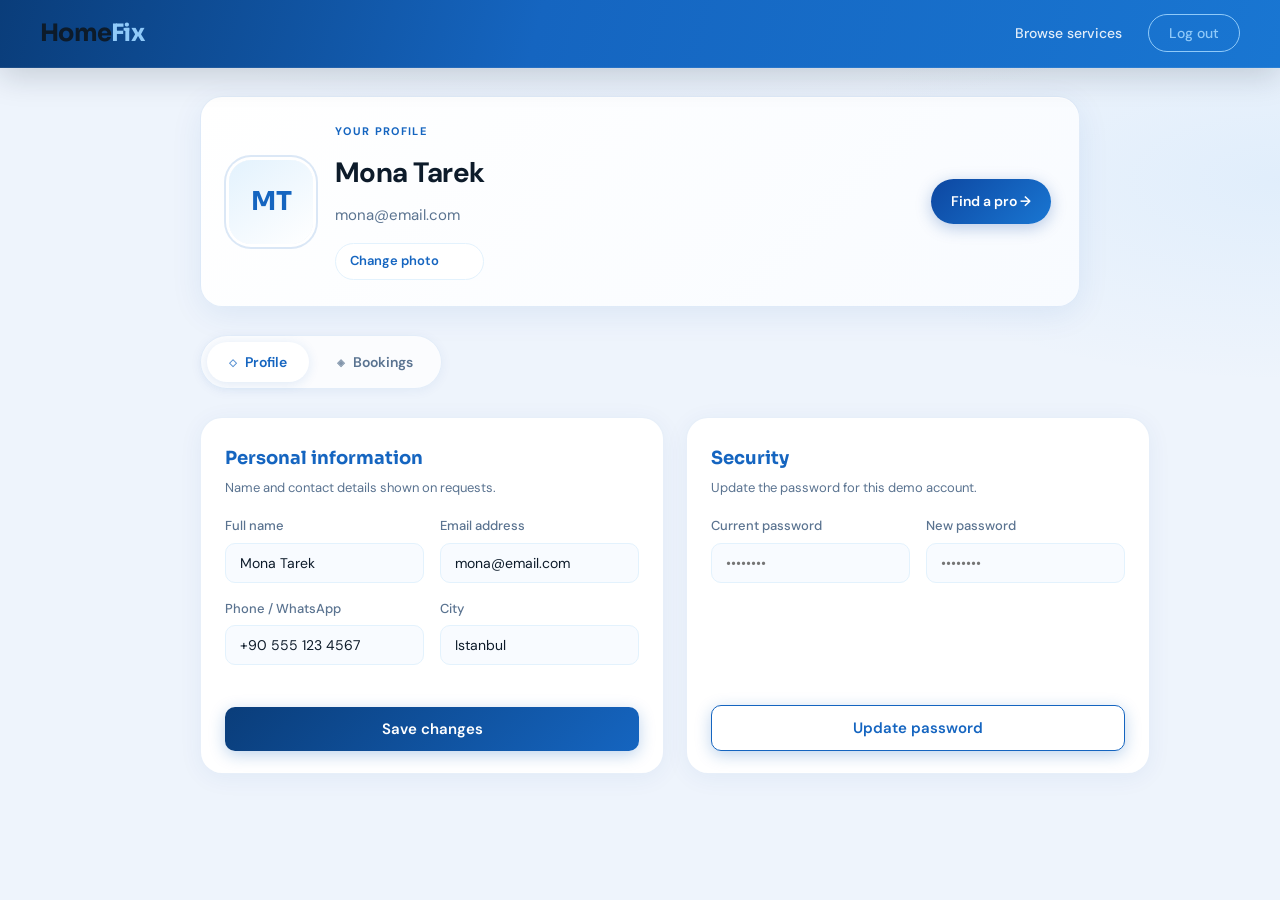
<file: frontend-part/my-account.html>
<!DOCTYPE html>
<html lang="en">

<head>
    <meta charset="UTF-8" />
    <meta name="viewport" content="width=device-width, initial-scale=1.0" />
    <title>HomeFix – My Account</title>
    <link rel="stylesheet" href="style.css" />
    <link href="https://fonts.googleapis.com/css2?family=DM+Sans:wght@400;500;600&family=Sora:wght@600;700&display=swap"
        rel="stylesheet" />
</head>

<body class="hf-app page-my-account">

    <nav class="nav">
        <a href="index.html" class="logo">Home<span>Fix</span></a>
        <div class="nav-btns">
            <a href="user-dashboard.html" class="nav-link">Browse services</a>
            <button class="btn-outline" onclick="handleLogout()">Log out</button>
        </div>
    </nav>

    <section class="account-section account-section--modern">

        <header class="account-hero-card">
            <div class="account-hero-main">
                <div class="account-avatar account-avatar--hero" id="accountAvatar">
                    <span id="accountAvatarInitials">MT</span>
                </div>
                <div class="account-header-info">
                    <p class="account-eyebrow">Your profile</p>
                    <h1 id="accountName">Mona Tarek</h1>
                    <p id="accountEmail" class="account-hero-email">mona@email.com</p>
                    <input type="file" id="accountPhotoInput" accept="image/*" style="display:none"
                        onchange="handlePhotoUpload('accountPhotoInput','accountAvatar','accountAvatarInitials')" />
                    <label for="accountPhotoInput" class="account-photo-pill">Change photo</label>
                </div>
            </div>
            <a href="user-dashboard.html" class="account-hero-cta" aria-label="Find professionals">Find a pro →</a>
        </header>

        <div class="account-tabs account-tabs--segmented" role="tablist" aria-label="Account sections">
            <button type="button" class="acc-tab active" role="tab" aria-selected="true"
                onclick="switchTab(this, 'profile')">
                <span class="acc-tab-icon" aria-hidden="true">◇</span> Profile
            </button>
            <button type="button" class="acc-tab" role="tab" aria-selected="false"
                onclick="switchTab(this, 'bookings')">
                <span class="acc-tab-icon" aria-hidden="true">◈</span> Bookings
            </button>
        </div>

        <div class="tab-content account-tab-panel" id="tab-profile">
            <div class="account-cards-grid">
                <article class="form-card account-card">
                    <div class="account-card-head">
                        <h2>Personal information</h2>
                        <p class="account-card-desc">Name and contact details shown on requests.</p>
                    </div>
                    <div class="form-row">
                        <div class="form-group">
                            <label for="editName">Full name</label>
                            <input type="text" id="editName" value="Mona Tarek" autocomplete="name" />
                        </div>
                        <div class="form-group">
                            <label for="editEmail">Email address</label>
                            <input type="email" id="editEmail" value="mona@email.com" autocomplete="email" />
                        </div>
                    </div>
                    <div class="form-row">
                        <div class="form-group">
                            <label for="editPhone">Phone / WhatsApp</label>
                            <input type="tel" id="editPhone" value="+90 555 123 4567" autocomplete="tel" />
                        </div>
                        <div class="form-group">
                            <label for="editCity">City</label>
                            <input type="text" id="editCity" value="Istanbul" autocomplete="address-level2" />
                        </div>
                    </div>
                    <div class="account-card-footer">
                        <button type="button" class="btn-main account-btn-save" onclick="saveProfile()">Save
                            changes</button>
                    </div>
                </article>

                <article class="form-card account-card">
                    <div class="account-card-head">
                        <h2>Security</h2>
                        <p class="account-card-desc">Update the password for this demo account.</p>
                    </div>
                    <div class="form-row">
                        <div class="form-group">
                            <label for="currentPass">Current password</label>
                            <input type="password" id="currentPass" placeholder="••••••••"
                                autocomplete="current-password" />
                        </div>
                        <div class="form-group">
                            <label for="newPass">New password</label>
                            <input type="password" id="newPass" placeholder="••••••••" autocomplete="new-password" />
                        </div>
                    </div>
                    <div class="account-card-footer">
                        <button type="button" class="btn-main account-btn-save account-btn-save--outline"
                            onclick="changePassword()">Update password</button>
                    </div>
                </article>
            </div>
        </div>

        <div class="tab-content account-tab-panel" id="tab-bookings" style="display:none">
            <div class="account-bookings-shell">
                <div class="account-bookings-head">
                    <h2 class="account-bookings-title">Your bookings</h2>
                    <p class="account-bookings-sub">Track visits and manage pending jobs.</p>
                </div>
                <div class="bookings-list" id="bookingsList"></div>
                <p class="no-results account-bookings-empty" id="noBookings" style="display:none">You have not booked
                    any
                    professionals yet. <a href="user-dashboard.html">Browse services</a> to get started.</p>
            </div>
        </div>

    </section>

    <script src="mock-data.js"></script>
    <script src="api.js"></script>
    <script src="app.js"></script>
</body>

</html>
</file>
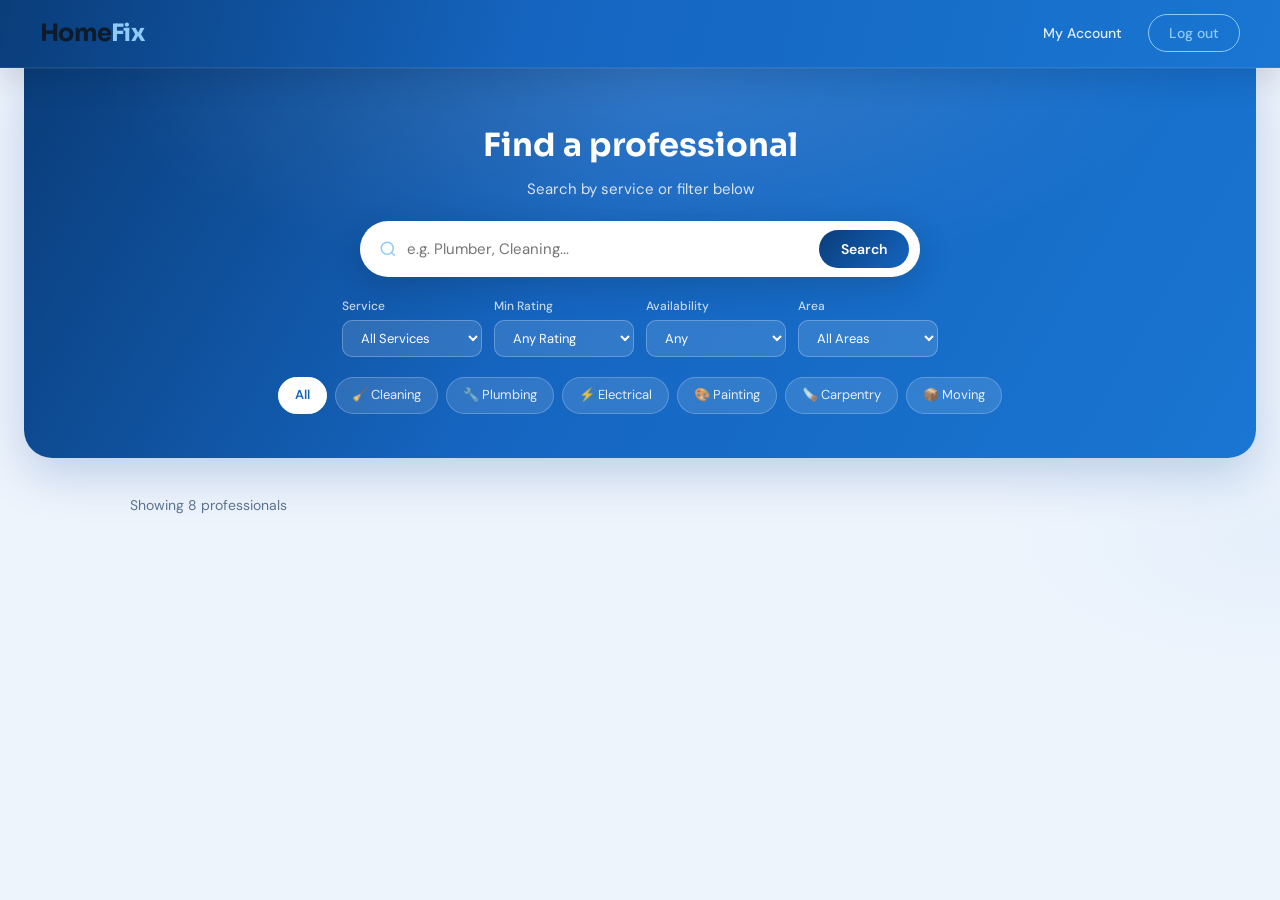
<file: frontend-part/user-dashboard.html>
<!DOCTYPE html>
<html lang="en">

<head>
    <meta charset="UTF-8" />
    <meta name="viewport" content="width=device-width, initial-scale=1.0" />
    <title>HomeFix – Browse Services</title>
    <link rel="stylesheet" href="style.css" />
    <link href="https://fonts.googleapis.com/css2?family=DM+Sans:wght@400;500;600&family=Sora:wght@600;700&display=swap"
        rel="stylesheet" />
</head>

<body class="hf-app page-browse">

    <!-- NAVBAR -->
    <nav class="nav">
        <a href="index.html" class="logo">Home<span>Fix</span></a>
        <div class="nav-btns">
            <a href="my-account.html" class="nav-link">My Account</a>
            <button class="btn-outline" onclick="handleLogout()">Log out</button>
        </div>
    </nav>

    <!-- SEARCH & FILTER -->
    <section class="dash-search-section">
        <h1>Find a professional</h1>
        <p>Search by service or filter below</p>
        <div class="search-bar search-bar--centered">
            <svg width="18" height="18" fill="none" stroke="#90caf9" stroke-width="2" viewBox="0 0 24 24">
                <circle cx="11" cy="11" r="8" />
                <path d="m21 21-4.35-4.35" />
            </svg>
            <input type="text" id="dashSearch" placeholder="e.g. Plumber, Cleaning..." oninput="filterEmployees()" />
            <button onclick="filterEmployees()">Search</button>
        </div>

        <!-- FILTERS -->
        <div class="filters">
            <div class="filter-group">
                <label>Service</label>
                <select id="filterService" onchange="filterEmployees()">
                    <option value="">All Services</option>
                    <option>Cleaning</option>
                    <option>Plumbing</option>
                    <option>Electrical</option>
                    <option>Painting</option>
                    <option>Carpentry</option>
                    <option>Moving</option>
                </select>
            </div>
            <div class="filter-group">
                <label>Min Rating</label>
                <select id="filterRating" onchange="filterEmployees()">
                    <option value="">Any Rating</option>
                    <option value="4.5">4.5+</option>
                    <option value="4.0">4.0+</option>
                    <option value="3.5">3.5+</option>
                </select>
            </div>
            <div class="filter-group">
                <label>Availability</label>
                <select id="filterAvail" onchange="filterEmployees()">
                    <option value="">Any</option>
                    <option value="available">Available Now</option>
                </select>
            </div>
            <div class="filter-group">
                <label>Area</label>
                <select id="filterArea" onchange="filterEmployees()">
                    <option value="">All Areas</option>
                    <option>Üsküdar</option>
                    <option>Kadıköy</option>
                    <option>Ümraniye</option>
                    <option>Beşiktaş</option>
                </select>
            </div>



        </div>

        <!-- CATEGORY PILLS -->
        <div class="cat-pills">
            <span class="pill active" onclick="selectPill(this, '')">All</span>
            <span class="pill" onclick="selectPill(this, 'Cleaning')">🧹 Cleaning</span>
            <span class="pill" onclick="selectPill(this, 'Plumbing')">🔧 Plumbing</span>
            <span class="pill" onclick="selectPill(this, 'Electrical')">⚡ Electrical</span>
            <span class="pill" onclick="selectPill(this, 'Painting')">🎨 Painting</span>
            <span class="pill" onclick="selectPill(this, 'Carpentry')">🪚 Carpentry</span>
            <span class="pill" onclick="selectPill(this, 'Moving')">📦 Moving</span>
        </div>
    </section>

    <!-- EMPLOYEE GRID -->
    <section class="emp-grid-section">
        <div class="grid-header">
            <span id="resultCount">Showing 8 professionals</span>
        </div>
        <div class="emp-grid" id="empGrid">
            <!-- Cards injected by JS -->
        </div>
        <p class="no-results" id="noResults" style="display:none">No professionals found. Try a different search.</p>
    </section>

    <script src="mock-data.js"></script>
    <script src="api.js"></script>
    <script src="app.js"></script>
</body>

</html>
</file>
<file: Frontend part/style.css>
/* --- Reset & Base --- */
*,
*::before,
*::after {
    margin: 0;
    padding: 0;
    box-sizing: border-box;
}

/*:root {
  --blue-dark:    #0d47a1;
  --blue-main:    #1565c0;
  --blue-mid:     #1976d2;
  --blue-light:   #42a5f5;
  --blue-pale:    #e3f2fd;
  --blue-soft:    #f0f6ff;
  --accent:       #90caf9;
  --white:        #ffffff;
  --text-primary: #0d1b2a;
  --text-muted:   #5a7390;
  --radius-sm:    8px;
  --radius-md:    12px;
  --radius-lg:    16px;
  --radius-xl:    24px;
  --shadow-card:  0 2px 16px rgba(21,101,192,.10);
  --font-head:    'Sora', sans-serif;
  --font-body:    'DM Sans', sans-serif;
}*/



:root {
    --blue-dark: #0d47a1;
    --blue-main: #1565c0;
    --blue-mid: #1976d2;
    --blue-light: #42a5f5;
    --blue-pale: #e3f2fd;
    --blue-soft: #f0f6ff;
    --accent: #90caf9;
    --white: #ffffff;
    --text-primary: #0d1b2a;
    --text-muted: #5a7390;
    --radius-sm: 8px;
    --radius-md: 12px;
    --radius-lg: 16px;
    --radius-xl: 24px;
    --shadow-card: 0 2px 16px rgba(21, 101, 192, .10);
    --font-head: 'Sora', sans-serif;
    --font-body: 'DM Sans', sans-serif;
}

html {
    scroll-behavior: smooth;
}

body {
    font-family: var(--font-body);
    background: var(--blue-soft);
    color: var(--text-primary);
    line-height: 1.6;
}

/* ===========================
   NAVBAR
   =========================== */
.nav {
    background: var(--blue-main);
    padding: 0 2.5rem;
    height: 66px;
    display: flex;
    align-items: center;
    justify-content: space-between;
    position: sticky;
    top: 0;
    z-index: 100;
    box-shadow: 0 2px 12px rgba(13, 71, 161, .25);
}

.logo {
    font-family: var(--font-head);
    font-size: 24px;
    font-weight: 700;
    color: var(--white);
    letter-spacing: -0.5px;
}

.logo span {
    color: var(--accent);
}

.nav-btns {
    display: flex;
    gap: 10px;
}

.btn-outline {
    background: transparent;
    border: 1.5px solid var(--accent);
    color: var(--accent);
    padding: 9px 22px;
    border-radius: var(--radius-sm);
    cursor: pointer;
    font-size: 14px;
    font-weight: 500;
    font-family: var(--font-body);
    transition: all .2s;
}

.btn-outline:hover {
    background: var(--accent);
    color: var(--blue-dark);
}

.btn-solid {
    background: var(--white);
    border: 1.5px solid var(--white);
    color: var(--blue-main);
    padding: 9px 22px;
    border-radius: var(--radius-sm);
    cursor: pointer;
    font-size: 14px;
    font-weight: 600;
    font-family: var(--font-body);
    transition: all .2s;
}

.btn-solid:hover {
    background: var(--blue-pale);
    border-color: var(--blue-pale);
}

/* ===========================
   HERO
   =========================== */
/*  .hero {
  background: linear-gradient(135deg, var(--blue-dark) 0%, var(--blue-main) 55%, var(--blue-mid) 100%);
  padding: 72px 2.5rem 80px;
  display: flex;
  align-items: center;
  justify-content: space-between;
  gap: 40px;
  flex-wrap: wrap;
} */

/* .hero {
  background: linear-gradient(135deg, var(--blue-dark) 0%, var(--blue-main) 55%, var(--blue-mid) 100%);
  padding: 72px 2.5rem 80px;
  display: flex;
  flex-direction: column;
  align-items: center;
  text-align: center;
  gap: 40px;
} */
.hero {
    background: linear-gradient(180deg, #03325c 0%, #5b82ad 50%, #073da7 100%);
    padding: 72px 2.5rem 80px;
    display: flex;
    flex-direction: column;
    align-items: center;
    text-align: center;
    gap: 40px;
}


.hero-content {
    flex: 1;
    min-width: 300px;
    max-width: 560px;
}

.hero-badge {
    display: inline-block;
    background: rgba(144, 202, 249, .18);
    color: var(--accent);
    border: 1px solid rgba(144, 202, 249, .35);
    padding: 6px 14px;
    border-radius: 100px;
    font-size: 13px;
    font-weight: 500;
    margin-bottom: 20px;
}

.hero h1 {
    font-family: var(--font-head);
    font-size: 46px;
    font-weight: 700;
    color: var(--white);
    line-height: 1.15;
    margin-bottom: 16px;
}

.hero h1 span {
    color: var(--accent);
}

.hero p {
    font-size: 16px;
    color: rgba(255, 255, 255, .82);
    margin-bottom: 32px;
    line-height: 1.7;
}

.search-bar {
    background: var(--white);
    border-radius: var(--radius-md);
    padding: 8px 8px 8px 16px;
    display: flex;
    align-items: center;
    gap: 10px;
    max-width: 500px;
    box-shadow: 0 4px 24px rgba(0, 0, 0, .18);
}

.search-bar input {
    flex: 1;
    border: none;
    outline: none;
    font-size: 15px;
    font-family: var(--font-body);
    color: var(--text-primary);
    background: transparent;
}

.search-bar button {
    background: var(--blue-main);
    color: var(--white);
    border: none;
    padding: 10px 22px;
    border-radius: var(--radius-sm);
    cursor: pointer;
    font-size: 14px;
    font-weight: 600;
    font-family: var(--font-body);
    transition: background .2s;
}

.search-bar button:hover {
    background: var(--blue-mid);
}

.hero-tags {
    display: flex;
    flex-wrap: wrap;
    gap: 8px;
    margin-top: 18px;
}

.hero-tags span {
    background: rgba(255, 255, 255, .12);
    color: rgba(255, 255, 255, .88);
    padding: 6px 14px;
    border-radius: 100px;
    font-size: 13px;
    cursor: pointer;
    border: 1px solid rgba(255, 255, 255, .2);
    transition: all .2s;
}

.hero-tags span:hover {
    background: rgba(255, 255, 255, .22);
    color: var(--white);
}

/* Hero visual cards 
.hero-visual {
  display: flex;
  flex-direction: column;
  gap: 12px;
  flex-shrink: 0;
} */


/*.hero-visual {
  display: flex;
  flex-direction: column;
  align-items: center;
  gap: 12px;
}

.hero-card { width: 320px; }
.hero-card:nth-child(2) { margin-left: 0; }
.hero-card:nth-child(3) { margin-left: 0; }*/
/* .hero-visual {
  display: flex;
  flex-wrap: wrap;
  justify-content: center;
  gap: 12px;
  max-width: 520px;
}

.hero-card { width: 240px; }
.hero-card:nth-child(2) { margin-left: 0; }
.hero-card:nth-child(3) { margin-left: 0; }  */
.hero-visual {
    display: flex;
    flex-direction: row;
    justify-content: center;
    gap: 20px;
    flex-wrap: nowrap;
}

.hero-card {
    width: 200px;
    margin-left: 0 !important;
}





.hero-card {
    background: rgba(255, 255, 255, .95);
    border-radius: var(--radius-md);
    padding: 14px 16px;
    display: flex;
    align-items: center;
    gap: 12px;
    min-width: 230px;
    box-shadow: var(--shadow-card);
    animation: floatIn .6s ease forwards;
    opacity: 0;
}

.hero-card:nth-child(1) {
    animation-delay: .1s;
}

.hero-card:nth-child(2) {
    animation-delay: .25s;
    margin-left: 20px;
}

.hero-card:nth-child(3) {
    animation-delay: .4s;
    margin-left: 10px;
}

@keyframes floatIn {
    from {
        opacity: 0;
        transform: translateY(16px);
    }

    to {
        opacity: 1;
        transform: translateY(0);
    }
}

.hc-avatar {
    width: 42px;
    height: 42px;
    border-radius: 50%;
    background: var(--blue-pale);
    color: var(--blue-main);
    font-size: 14px;
    font-weight: 600;
    display: flex;
    align-items: center;
    justify-content: center;
    flex-shrink: 0;
}

.hc-avatar.teal {
    background: #e0f2f1;
    color: #00695c;
}

.hc-avatar.amber {
    background: #fff8e1;
    color: #f57f17;
}

.hc-info {
    flex: 1;
}

.hc-info strong {
    display: block;
    font-size: 14px;
    font-weight: 600;
    color: var(--text-primary);
}

.hc-info span {
    font-size: 12px;
    color: var(--text-muted);
}

.hc-badge {
    background: #e8f5e9;
    color: #2e7d32;
    font-size: 11px;
    font-weight: 600;
    padding: 4px 10px;
    border-radius: 100px;
}

/* ===========================
   SERVICES
   =========================== */
.services {
    padding: 72px 2.5rem;
    background: var(--blue-soft);
}

.section-header {
    text-align: center;
    margin-bottom: 40px;
}

.section-header h2 {
    font-family: var(--font-head);
    font-size: 30px;
    font-weight: 700;
    color: var(--blue-main);
    margin-bottom: 8px;
}

.section-header p {
    font-size: 15px;
    color: var(--text-muted);
}

/*.cards {
  display: grid;
  grid-template-columns: repeat(auto-fit, minmax(150px, 1fr));
  gap: 16px;
  max-width: 900px;
  margin: 0 auto;
} */

.cards {
    display: grid;
    grid-template-columns: repeat(3, 1fr);
    gap: 16px;
    max-width: 560px;
    margin: 0 auto;
}




.card {
    background: var(--white);
    border-radius: var(--radius-lg);
    padding: 28px 14px 22px;
    cursor: pointer;
    border: 1.5px solid var(--blue-pale);
    transition: all .22s;
    display: flex;
    flex-direction: column;
    align-items: center;
    gap: 10px;
    text-align: center;
    box-shadow: var(--shadow-card);
}

.card:hover {
    border-color: var(--blue-main);
    background: #e8f4fe;
    transform: translateY(-3px);
    box-shadow: 0 6px 24px rgba(21, 101, 192, .16);
}

.card-icon {
    width: 56px;
    height: 56px;
    border-radius: 50%;
    background: var(--blue-pale);
    display: flex;
    align-items: center;
    justify-content: center;
    font-size: 24px;
}

.card h3 {
    font-size: 15px;
    font-weight: 600;
    color: var(--blue-main);
}

.card p {
    font-size: 12px;
    color: var(--text-muted);
    line-height: 1.5;
}

/* ===========================
   HOW IT WORKS
   =========================== */
.how {
    padding: 72px 2.5rem;
    background: var(--white);
}

.steps {
    display: flex;
    align-items: center;
    justify-content: center;
    flex-wrap: wrap;
    gap: 8px;
    max-width: 800px;
    margin: 0 auto;
}

.step {
    text-align: center;
    padding: 24px 20px;
    flex: 1;
    min-width: 160px;
    max-width: 210px;
}

.step-num {
    width: 44px;
    height: 44px;
    border-radius: 50%;
    background: var(--blue-main);
    color: var(--white);
    font-family: var(--font-head);
    font-size: 18px;
    font-weight: 700;
    display: flex;
    align-items: center;
    justify-content: center;
    margin: 0 auto 14px;
}

.step h4 {
    font-size: 16px;
    font-weight: 600;
    margin-bottom: 8px;
    color: var(--text-primary);
}

.step p {
    font-size: 13px;
    color: var(--text-muted);
    line-height: 1.6;
}

.step-arrow {
    font-size: 24px;
    color: var(--accent);
    font-weight: 300;
    padding-bottom: 20px;
    flex-shrink: 0;
}

/* ===========================
   STATS
   =========================== */
.stats {
    background: var(--blue-main);
    padding: 40px 2.5rem;
    display: flex;
    align-items: center;
    justify-content: center;
    flex-wrap: wrap;
    gap: 0;
}

.stat {
    display: flex;
    flex-direction: column;
    align-items: center;
    padding: 12px 48px;
}

.stat strong {
    font-family: var(--font-head);
    font-size: 34px;
    font-weight: 700;
    color: var(--white);
    line-height: 1.1;
}

.stat span {
    font-size: 13px;
    color: var(--accent);
    margin-top: 4px;
}

.stat-divider {
    width: 1px;
    height: 50px;
    background: rgba(144, 202, 249, .3);
}

/* ===========================
   CTA
   =========================== */
.cta {
    background: var(--blue-soft);
    padding: 72px 2.5rem;
    text-align: center;
}

.cta h2 {
    font-family: var(--font-head);
    font-size: 32px;
    font-weight: 700;
    color: var(--blue-main);
    margin-bottom: 10px;
}

.cta p {
    font-size: 15px;
    color: var(--text-muted);
    margin-bottom: 32px;
}

.cta-btns {
    display: flex;
    gap: 14px;
    justify-content: center;
    flex-wrap: wrap;
}

.btn-cta-white {
    background: var(--blue-main);
    color: var(--white);
    border: none;
    padding: 14px 32px;
    border-radius: var(--radius-sm);
    cursor: pointer;
    font-size: 15px;
    font-weight: 600;
    font-family: var(--font-body);
    transition: background .2s;
}

.btn-cta-white:hover {
    background: var(--blue-dark);
}

.btn-cta-ghost {
    background: transparent;
    color: var(--blue-main);
    border: 1.5px solid var(--blue-main);
    padding: 14px 32px;
    border-radius: var(--radius-sm);
    cursor: pointer;
    font-size: 15px;
    font-weight: 600;
    font-family: var(--font-body);
    transition: all .2s;
}

.btn-cta-ghost:hover {
    background: var(--blue-pale);
}

/* ===========================
   FOOTER
   =========================== */
.footer {
    background: var(--blue-dark);
    padding: 24px 2rem;
    text-align: center;
}

.footer-logo {
    font-family: var(--font-head);
    font-size: 20px;
    font-weight: 700;
    color: var(--white);
    margin-bottom: 6px;
}

.footer-logo span {
    color: var(--accent);
}

.footer p {
    font-size: 13px;
    color: var(--accent);
    opacity: .8;
}

/* ===========================
   MODAL
   =========================== */
.overlay {
    display: none;
    position: fixed;
    inset: 0;
    background: rgba(13, 27, 42, .55);
    z-index: 200;
    align-items: center;
    justify-content: center;
    padding: 16px;
    backdrop-filter: blur(2px);
}

.overlay.active {
    display: flex;
}

.modal {
    background: var(--white);
    border-radius: var(--radius-xl);
    padding: 36px 32px;
    width: 100%;
    max-width: 420px;
    position: relative;
    box-shadow: 0 16px 48px rgba(13, 71, 161, .22);
    animation: modalIn .25s ease;
}

@keyframes modalIn {
    from {
        opacity: 0;
        transform: scale(.96) translateY(10px);
    }

    to {
        opacity: 1;
        transform: scale(1) translateY(0);
    }
}

.close-btn {
    position: absolute;
    top: 16px;
    right: 18px;
    background: none;
    border: none;
    font-size: 18px;
    cursor: pointer;
    color: var(--text-muted);
    line-height: 1;
    transition: color .15s;
}

.close-btn:hover {
    color: var(--text-primary);
}

.modal h2 {
    font-family: var(--font-head);
    font-size: 24px;
    font-weight: 700;
    color: var(--blue-main);
    margin-bottom: 4px;
}

.modal-sub {
    font-size: 14px;
    color: var(--text-muted);
    margin-bottom: 22px;
}

.role-tabs {
    display: flex;
    gap: 8px;
    margin-bottom: 20px;
}

.role-tab {
    flex: 1;
    padding: 9px;
    border: 1.5px solid var(--blue-pale);
    border-radius: var(--radius-sm);
    cursor: pointer;
    font-size: 13px;
    font-weight: 500;
    color: var(--text-muted);
    background: #f8fbff;
    transition: all .2s;
    text-align: center;
    user-select: none;
}

.role-tab:hover {
    border-color: var(--accent);
    color: var(--blue-main);
}

.role-tab.active {
    border-color: var(--blue-main);
    color: var(--blue-main);
    background: var(--blue-pale);
    font-weight: 600;
}

.modal input,
.modal select {
    width: 100%;
    padding: 11px 14px;
    border: 1.5px solid var(--blue-pale);
    border-radius: var(--radius-sm);
    font-size: 14px;
    font-family: var(--font-body);
    margin-bottom: 14px;
    outline: none;
    background: #f8fbff;
    color: var(--text-primary);
    transition: border .2s;
}

.modal input:focus,
.modal select:focus {
    border-color: var(--blue-main);
    background: var(--white);
}

.forgot {
    text-align: right;
    margin-top: -8px;
    margin-bottom: 14px;
}

.forgot a {
    font-size: 13px;
    color: var(--blue-main);
    text-decoration: none;
}

.forgot a:hover {
    text-decoration: underline;
}

.btn-main {
    width: 100%;
    background: var(--blue-main);
    color: var(--white);
    border: none;
    padding: 13px;
    border-radius: var(--radius-sm);
    font-size: 15px;
    font-weight: 600;
    font-family: var(--font-body);
    cursor: pointer;
    transition: background .2s;
    margin-top: 4px;
}

.btn-main:hover {
    background: var(--blue-dark);
}

.switch {
    text-align: center;
    margin-top: 16px;
    font-size: 13px;
    color: var(--text-muted);
}

.switch a {
    color: var(--blue-main);
    cursor: pointer;
    font-weight: 600;
    text-decoration: none;
}

.switch a:hover {
    text-decoration: underline;
}

/* ===========================
   RESPONSIVE
   =========================== */
@media (max-width: 768px) {
    .hero {
        flex-direction: column;
        padding: 48px 1.5rem 56px;
        text-align: center;
    }

    .hero h1 {
        font-size: 34px;
    }

    .hero-tags {
        justify-content: center;
    }

    .hero-visual {
        width: 100%;
        align-items: center;
    }

    .hero-card {
        width: 100%;
        max-width: 320px;
    }

    .hero-card.offset,
    .hero-card.offset2 {
        margin-left: 0;
    }

    .nav {
        padding: 0 1rem;
    }

    .logo {
        font-size: 20px;
    }

    .steps {
        flex-direction: column;
    }

    .step-arrow {
        transform: rotate(90deg);
    }

    .stats {
        gap: 16px;
    }

    .stat-divider {
        display: none;
    }

    .stat {
        padding: 10px 20px;
    }

    .modal {
        padding: 28px 20px;
    }

    .cards {
        grid-template-columns: repeat(auto-fit, minmax(130px, 1fr));
    }
}

/* === USER DASHBOARD === */
.nav-link {
    color: #90caf9;
    text-decoration: none;
    font-size: 14px;
    font-weight: 500;
    padding: 9px 16px;
    transition: color .2s;
}

.nav-link:hover {
    color: #fff;
}

.dash-search-section {
    background: linear-gradient(135deg, #0d47a1, #1976d2);
    padding: 48px 2.5rem 36px;
    text-align: center;
    color: #fff;
}

.dash-search-section h1 {
    font-family: var(--font-head);
    font-size: 32px;
    font-weight: 700;
    margin-bottom: 6px;
}

.dash-search-section p {
    opacity: .82;
    font-size: 15px;
}

.filters {
    display: flex;
    gap: 12px;
    justify-content: center;
    flex-wrap: wrap;
    margin-top: 20px;
}

.filter-group {
    display: flex;
    flex-direction: column;
    align-items: flex-start;
    gap: 4px;
}

.filter-group label {
    font-size: 12px;
    color: rgba(255, 255, 255, .75);
    font-weight: 500;
}

.filter-group select {
    padding: 8px 14px;
    border-radius: var(--radius-sm);
    border: 1.5px solid rgba(255, 255, 255, .25);
    background: rgba(255, 255, 255, .12);
    color: #fff;
    font-size: 13px;
    font-family: var(--font-body);
    outline: none;
    cursor: pointer;
    min-width: 140px;
}

.filter-group select option {
    background: #1565c0;
    color: #fff;
}

.cat-pills {
    display: flex;
    flex-wrap: wrap;
    gap: 8px;
    justify-content: center;
    margin-top: 20px;
}

.pill {
    background: rgba(255, 255, 255, .12);
    color: rgba(255, 255, 255, .88);
    border: 1px solid rgba(255, 255, 255, .22);
    padding: 7px 16px;
    border-radius: 100px;
    font-size: 13px;
    cursor: pointer;
    transition: all .2s;
}

.pill:hover,
.pill.active {
    background: #fff;
    color: #1565c0;
    font-weight: 600;
    border-color: #fff;
}

.emp-grid-section {
    padding: 36px 2.5rem 60px;
    max-width: 1100px;
    margin: 0 auto;
}

.grid-header {
    font-size: 14px;
    color: var(--text-muted);
    margin-bottom: 20px;
}

.emp-grid {
    display: grid;
    grid-template-columns: repeat(auto-fill, minmax(240px, 1fr));
    gap: 20px;
}

.emp-card {
    background: #fff;
    border-radius: var(--radius-lg);
    padding: 24px 20px;
    border: 1.5px solid var(--blue-pale);
    box-shadow: var(--shadow-card);
    transition: all .22s;
    display: flex;
    flex-direction: column;
    gap: 10px;
}

.emp-card:hover {
    border-color: var(--blue-main);
    transform: translateY(-3px);
    box-shadow: 0 6px 24px rgba(21, 101, 192, .16);
}

.emp-card-top {
    display: flex;
    align-items: center;
    gap: 12px;
}

.emp-avatar {
    width: 50px;
    height: 50px;
    border-radius: 50%;
    background: var(--blue-pale);
    color: var(--blue-main);
    font-size: 16px;
    font-weight: 600;
    display: flex;
    align-items: center;
    justify-content: center;
    flex-shrink: 0;
    font-family: var(--font-head);
}

.emp-name {
    font-size: 15px;
    font-weight: 600;
    color: var(--text-primary);
}

.emp-service {
    font-size: 12px;
    color: var(--blue-main);
    background: var(--blue-pale);
    padding: 3px 10px;
    border-radius: 100px;
    font-weight: 500;
    display: inline-block;
}

.emp-rating {
    font-size: 13px;
    color: var(--text-muted);
}

.emp-rating strong {
    color: var(--text-primary);
}

.emp-bio {
    font-size: 13px;
    color: var(--text-muted);
    line-height: 1.55;
}

.emp-avail {
    font-size: 12px;
    font-weight: 600;
    padding: 4px 10px;
    border-radius: 100px;
    display: inline-block;
    width: fit-content;
}

.emp-avail.available {
    background: #e8f5e9;
    color: #2e7d32;
}

.emp-avail.busy {
    background: #fff3e0;
    color: #e65100;
}

.emp-card .btn-profile {
    margin-top: 4px;
    width: 100%;
    background: var(--blue-main);
    color: #fff;
    border: none;
    padding: 10px;
    border-radius: var(--radius-sm);
    font-size: 14px;
    font-weight: 600;
    font-family: var(--font-body);
    cursor: pointer;
    transition: background .2s;
}

.emp-card .btn-profile:hover {
    background: var(--blue-dark);
}

.no-results {
    text-align: center;
    color: var(--text-muted);
    font-size: 15px;
    padding: 48px 0;
}

@media (max-width: 768px) {
    .emp-grid-section {
        padding: 24px 1rem 40px;
    }

    .dash-search-section {
        padding: 36px 1rem 28px;
    }

    .dash-search-section h1 {
        font-size: 24px;
    }
}

/* === EMPLOYEE PROFILE === */
.profile-section {
    padding: 40px 2.5rem 60px;
    max-width: 1000px;
    margin: 0 auto;
}

.profile-card {
    display: flex;
    gap: 32px;
    align-items: flex-start;
    flex-wrap: wrap;
}

.profile-left {
    background: #fff;
    border-radius: var(--radius-lg);
    border: 1.5px solid var(--blue-pale);
    box-shadow: var(--shadow-card);
    padding: 32px 24px;
    display: flex;
    flex-direction: column;
    align-items: center;
    gap: 12px;
    text-align: center;
    flex: 0 0 240px;
}

.profile-avatar {
    width: 80px;
    height: 80px;
    border-radius: 50%;
    background: var(--blue-pale);
    color: var(--blue-main);
    font-size: 26px;
    font-weight: 700;
    display: flex;
    align-items: center;
    justify-content: center;
    font-family: var(--font-head);
}

.profile-name {
    font-family: var(--font-head);
    font-size: 20px;
    font-weight: 700;
    color: var(--text-primary);
}

.profile-rating {
    font-size: 14px;
    color: var(--text-muted);
}

.profile-rating strong {
    color: var(--text-primary);
}

.profile-bio {
    font-size: 13px;
    color: var(--text-muted);
    line-height: 1.6;
}

/*    .btn-whatsapp {
    display: flex;
    align-items: center;
    gap: 8px;
    background: #25d366;
    color: #fff;
    text-decoration: none;
    padding: 12px 20px;
    border-radius: var(--radius-sm);
    font-size: 14px;
    font-weight: 600;
    font-family: var(--font-body);
    transition: background .2s;
    margin-top: 6px;
    width: 100%;
    justify-content: center;
}

.btn-whatsapp:hover {
    background: #1ebe57;
} */

.profile-right {
    flex: 1;
    min-width: 280px;
    display: flex;
    flex-direction: column;
    gap: 24px;
}

.reviews-header h2 {
    font-family: var(--font-head);
    font-size: 20px;
    font-weight: 700;
    color: var(--blue-main);
}

.reviews-list {
    display: flex;
    flex-direction: column;
    gap: 14px;
}

.review-item {
    background: #fff;
    border-radius: var(--radius-md);
    border: 1.5px solid var(--blue-pale);
    padding: 16px 18px;
    box-shadow: var(--shadow-card);
}

.review-top {
    display: flex;
    align-items: center;
    justify-content: space-between;
    margin-bottom: 6px;
}

.review-author {
    font-size: 14px;
    font-weight: 600;
    color: var(--text-primary);
}

.review-stars {
    color: #f59e0b;
    font-size: 14px;
}

.review-date {
    font-size: 12px;
    color: var(--text-muted);
    margin-bottom: 8px;
}

.review-text {
    font-size: 13px;
    color: var(--text-muted);
    line-height: 1.6;
}

.review-form {
    background: #fff;
    border-radius: var(--radius-lg);
    border: 1.5px solid var(--blue-pale);
    padding: 24px 20px;
    box-shadow: var(--shadow-card);
    display: flex;
    flex-direction: column;
    gap: 14px;
}

.review-form h3 {
    font-family: var(--font-head);
    font-size: 17px;
    font-weight: 700;
    color: var(--blue-main);
}

.star-picker {
    display: flex;
    gap: 6px;
}

.star-picker span {
    font-size: 28px;
    color: #d1d5db;
    cursor: pointer;
    transition: color .15s;
    line-height: 1;
}

.star-picker span.active {
    color: #f59e0b;
}

.review-form textarea {
    width: 100%;
    padding: 11px 14px;
    border: 1.5px solid var(--blue-pale);
    border-radius: var(--radius-sm);
    font-size: 14px;
    font-family: var(--font-body);
    outline: none;
    resize: vertical;
    min-height: 90px;
    color: var(--text-primary);
    background: #f8fbff;
    transition: border .2s;
}

.review-form textarea:focus {
    border-color: var(--blue-main);
    background: #fff;
}

@media (max-width: 768px) {
    .profile-section {
        padding: 24px 1rem 40px;
    }

    .profile-left {
        flex: 1 1 100%;
    }
}

/* ===========================
   MY ACCOUNT

.account-section {
  max-width: 860px;
  margin: 0 auto;
  padding: 40px 2.5rem 60px;
}
 
.account-header {
  display: flex;
  align-items: center;
  gap: 18px;
  margin-bottom: 32px;
}
 
.account-avatar {
  width: 68px;
  height: 68px;
  border-radius: 50%;
  background: var(--blue-pale);
  color: var(--blue-main);
  font-size: 22px;
  font-weight: 700;
  font-family: var(--font-head);
  display: flex;
  align-items: center;
  justify-content: center;
  flex-shrink: 0;
}
 
.account-header h1 {
  font-family: var(--font-head);
  font-size: 22px;
  font-weight: 700;
  color: var(--text-primary);
  margin-bottom: 4px;
}
.account-header p { font-size: 14px; color: var(--text-muted); }
 
.account-tabs {
  display: flex;
  gap: 4px;
  border-bottom: 2px solid var(--blue-pale);
  margin-bottom: 28px;
}
 
.acc-tab {
  background: none;
  border: none;
  padding: 10px 24px;
  font-size: 15px;
  font-weight: 500;
  font-family: var(--font-body);
  color: var(--text-muted);
  cursor: pointer;
  border-bottom: 2.5px solid transparent;
  margin-bottom: -2px;
  transition: all .2s;
}
.acc-tab:hover { color: var(--blue-main); }
.acc-tab.active {
  color: var(--blue-main);
  border-bottom-color: var(--blue-main);
  font-weight: 600;
}
 
.form-card {
  background: #fff;
  border-radius: var(--radius-lg);
  border: 1.5px solid var(--blue-pale);
  padding: 28px 24px;
  box-shadow: var(--shadow-card);
}
 
.form-card h2 {
  font-family: var(--font-head);
  font-size: 17px;
  font-weight: 700;
  color: var(--blue-main);
  margin-bottom: 20px;
}
 
.form-row {
  display: grid;
  grid-template-columns: 1fr 1fr;
  gap: 16px;
  margin-bottom: 16px;
}
 
.form-group { display: flex; flex-direction: column; gap: 6px; }
.form-group label { font-size: 13px; font-weight: 500; color: var(--text-muted); }
.form-group input {
  padding: 10px 14px;
  border: 1.5px solid var(--blue-pale);
  border-radius: var(--radius-sm);
  font-size: 14px;
  font-family: var(--font-body);
  outline: none;
  background: #f8fbff;
  color: var(--text-primary);
  transition: border .2s;
}
.form-group input:focus { border-color: var(--blue-main); background: #fff; }
 
.bookings-list { display: flex; flex-direction: column; gap: 14px; }
 
.booking-card {
  background: #fff;
  border-radius: var(--radius-lg);
  border: 1.5px solid var(--blue-pale);
  padding: 18px 20px;
  box-shadow: var(--shadow-card);
  display: flex;
  align-items: center;
  gap: 16px;
  flex-wrap: wrap;
}
 
.booking-avatar {
  width: 46px;
  height: 46px;
  border-radius: 50%;
  background: var(--blue-pale);
  color: var(--blue-main);
  font-size: 14px;
  font-weight: 700;
  font-family: var(--font-head);
  display: flex;
  align-items: center;
  justify-content: center;
  flex-shrink: 0;
}
 
.booking-info { flex: 1; min-width: 140px; }
.booking-info strong { display: block; font-size: 15px; font-weight: 600; color: var(--text-primary); }
.booking-info span   { font-size: 13px; color: var(--text-muted); }
.booking-date        { font-size: 13px; color: var(--text-muted); }
 
.booking-status {
  font-size: 12px;
  font-weight: 600;
  padding: 4px 12px;
  border-radius: 100px;
}
.booking-status.contacted { background: #e3f2fd; color: #1565c0; }
.booking-status.completed { background: #e8f5e9; color: #2e7d32; }
 
.booking-card .btn-view {
  background: transparent;
  border: 1.5px solid var(--blue-main);
  color: var(--blue-main);
  padding: 7px 16px;
  border-radius: var(--radius-sm);
  font-size: 13px;
  font-weight: 600;
  font-family: var(--font-body);
  cursor: pointer;
  transition: all .2s;
}
.booking-card .btn-view:hover { background: var(--blue-main); color: #fff; }
 
.btn-complete {
  background: #e8f5e9;
  border: 1.5px solid #2e7d32;
  color: #2e7d32;
  padding: 7px 16px;
  border-radius: var(--radius-sm);
  font-size: 13px;
  font-weight: 600;
  font-family: var(--font-body);
  cursor: pointer;
  transition: all .2s;
}
.btn-complete:hover { background: #2e7d32; color: #fff; }
 

@media (max-width: 768px) {
  .hero { flex-direction: column; padding: 48px 1.5rem 56px; text-align: center; }
  .hero h1 { font-size: 34px; }
  .hero-tags { justify-content: center; }
  .hero-visual { width: 100%; align-items: center; }
  .hero-card { width: 100%; max-width: 320px; }
  .hero-card.offset, .hero-card.offset2 { margin-left: 0; }
  .nav { padding: 0 1rem; }
  .logo { font-size: 20px; }
  .steps { flex-direction: column; }
  .step-arrow { transform: rotate(90deg); }
  .stats { gap: 16px; }
  .stat-divider { display: none; }
  .stat { padding: 10px 20px; }
  .modal { padding: 28px 20px; }
  .cards { grid-template-columns: repeat(auto-fit, minmax(130px, 1fr)); }
  .emp-grid-section { padding: 24px 1rem 40px; }
  .dash-search-section { padding: 36px 1rem 28px; }
  .dash-search-section h1 { font-size: 24px; }
  .profile-section { padding: 24px 1rem 40px; }
  .profile-left { flex: 1 1 100%; }
  .account-section { padding: 24px 1rem 40px; }
  .form-row { grid-template-columns: 1fr; }
} =========================== */
/* === MY ACCOUNT === */
.account-section {
    max-width: 860px;
    margin: 0 auto;
    padding: 40px 2.5rem 60px;
}

.account-header {
    display: flex;
    align-items: center;
    gap: 18px;
    margin-bottom: 32px;
}

.account-avatar {
    width: 68px;
    height: 68px;
    border-radius: 50%;
    background: var(--blue-pale);
    color: var(--blue-main);
    font-size: 22px;
    font-weight: 700;
    font-family: var(--font-head);
    display: flex;
    align-items: center;
    justify-content: center;
    flex-shrink: 0;
}

.account-header h1 {
    font-family: var(--font-head);
    font-size: 22px;
    font-weight: 700;
    color: var(--text-primary);
    margin-bottom: 4px;
}

.account-header p {
    font-size: 14px;
    color: var(--text-muted);
}

.account-tabs {
    display: flex;
    gap: 4px;
    border-bottom: 2px solid var(--blue-pale);
    margin-bottom: 28px;
}

.acc-tab {
    background: none;
    border: none;
    padding: 10px 24px;
    font-size: 15px;
    font-weight: 500;
    font-family: var(--font-body);
    color: var(--text-muted);
    cursor: pointer;
    border-bottom: 2.5px solid transparent;
    margin-bottom: -2px;
    transition: all .2s;
}

.acc-tab:hover {
    color: var(--blue-main);
}

.acc-tab.active {
    color: var(--blue-main);
    border-bottom-color: var(--blue-main);
    font-weight: 600;
}

.form-card {
    background: #fff;
    border-radius: var(--radius-lg);
    border: 1.5px solid var(--blue-pale);
    padding: 28px 24px;
    box-shadow: var(--shadow-card);
}

.form-card h2 {
    font-family: var(--font-head);
    font-size: 17px;
    font-weight: 700;
    color: var(--blue-main);
    margin-bottom: 20px;
}

.form-row {
    display: grid;
    grid-template-columns: 1fr 1fr;
    gap: 16px;
    margin-bottom: 16px;
}

.form-group {
    display: flex;
    flex-direction: column;
    gap: 6px;
}

.form-group label {
    font-size: 13px;
    font-weight: 500;
    color: var(--text-muted);
}

.form-group input {
    padding: 10px 14px;
    border: 1.5px solid var(--blue-pale);
    border-radius: var(--radius-sm);
    font-size: 14px;
    font-family: var(--font-body);
    outline: none;
    background: #f8fbff;
    color: var(--text-primary);
    transition: border .2s;
}

.form-group input:focus {
    border-color: var(--blue-main);
    background: #fff;
}

.bookings-list {
    display: flex;
    flex-direction: column;
    gap: 14px;
}

.booking-card {
    background: #fff;
    border-radius: var(--radius-lg);
    border: 1.5px solid var(--blue-pale);
    padding: 18px 20px;
    box-shadow: var(--shadow-card);
    display: flex;
    align-items: center;
    gap: 16px;
    flex-wrap: wrap;
}

.booking-avatar {
    width: 46px;
    height: 46px;
    border-radius: 50%;
    background: var(--blue-pale);
    color: var(--blue-main);
    font-size: 14px;
    font-weight: 700;
    font-family: var(--font-head);
    display: flex;
    align-items: center;
    justify-content: center;
    flex-shrink: 0;
}

.booking-info {
    flex: 1;
    min-width: 140px;
}

.booking-info strong {
    display: block;
    font-size: 15px;
    font-weight: 600;
    color: var(--text-primary);
}

.booking-info span {
    font-size: 13px;
    color: var(--text-muted);
}

.booking-date {
    font-size: 13px;
    color: var(--text-muted);
}

.booking-status {
    font-size: 12px;
    font-weight: 600;
    padding: 4px 12px;
    border-radius: 100px;
}

.booking-status.contacted {
    background: #e3f2fd;
    color: #1565c0;
}

.booking-status.completed {
    background: #e8f5e9;
    color: #2e7d32;
}

.booking-card .btn-view {
    background: transparent;
    border: 1.5px solid var(--blue-main);
    color: var(--blue-main);
    padding: 7px 16px;
    border-radius: var(--radius-sm);
    font-size: 13px;
    font-weight: 600;
    font-family: var(--font-body);
    cursor: pointer;
    transition: all .2s;
}

.booking-card .btn-view:hover {
    background: var(--blue-main);
    color: #fff;
}

.btn-complete {
    background: #e8f5e9;
    border: 1.5px solid #2e7d32;
    color: #2e7d32;
    padding: 7px 16px;
    border-radius: var(--radius-sm);
    font-size: 13px;
    font-weight: 600;
    font-family: var(--font-body);
    cursor: pointer;
    transition: all .2s;
}

.btn-complete:hover {
    background: #2e7d32;
    color: #fff;
}

@media (max-width: 768px) {
    .account-section {
        padding: 24px 1rem 40px;
    }

    .form-row {
        grid-template-columns: 1fr;
    }
}

.emp-meta {
    display: flex;
    gap: 12px;
    align-items: center;
}

.emp-area,
.emp-price {
    font-size: 13px;
    color: var(--text-muted);
    font-weight: 500;
}

.btn-request {
    background: var(--blue-main);
    color: #fff;
    border: none;
    padding: 12px 20px;
    border-radius: var(--radius-sm);
    font-size: 14px;
    font-weight: 600;
    font-family: var(--font-body);
    cursor: pointer;
    transition: background .2s;
    margin-top: 6px;
    width: 100%;
}

.btn-request:hover {
    background: var(--blue-dark);
}

.booking-status.pending {
    background: #fff8e1;
    color: #f57f17;
}

.booking-status.confirmed {
    background: #e8f5e9;
    color: #2e7d32;
}

.booking-status.rejected {
    background: #ffebee;
    color: #c62828;
}

.booking-status.cancelled {
    background: #f3e5f5;
    color: #6a1b9a;
}

.booking-status.completed {
    background: #e8f5e9;
    color: #2e7d32;
}

.btn-cancel {
    background: #ffebee;
    border: 1.5px solid #c62828;
    color: #c62828;
    padding: 7px 16px;
    border-radius: var(--radius-sm);
    font-size: 13px;
    font-weight: 600;
    font-family: var(--font-body);
    cursor: pointer;
    transition: all .2s;
}

.btn-cancel:hover {
    background: #c62828;
    color: #fff;
}

/* === PHOTO UPLOAD === */
.photo-upload {
    display: flex;
    align-items: center;
    gap: 14px;
    margin-bottom: 14px;
}

.photo-preview-circle {
    width: 56px;
    height: 56px;
    border-radius: 50%;
    background: var(--blue-pale);
    display: flex;
    align-items: center;
    justify-content: center;
    font-size: 20px;
    overflow: hidden;
    flex-shrink: 0;
}

.photo-label {
    background: transparent;
    border: 1.5px solid var(--blue-main);
    color: var(--blue-main);
    padding: 8px 16px;
    border-radius: var(--radius-sm);
    font-size: 13px;
    font-weight: 600;
    font-family: var(--font-body);
    cursor: pointer;
    transition: all .2s;
}

.photo-label:hover {
    background: var(--blue-pale);
}

.change-photo-link {
    font-size: 13px;
    color: var(--blue-main);
    cursor: pointer;
    text-decoration: underline;
    font-family: var(--font-body);
    margin-top: 4px;
}

.account-header-info {
    display: flex;
    flex-direction: column;
    gap: 4px;
}
</file>
<file: frontend-part/style.css>
/* --- Reset & Base --- */
*,
*::before,
*::after {
    margin: 0;
    padding: 0;
    box-sizing: border-box;
}

/*:root {
  --blue-dark:    #0d47a1;
  --blue-main:    #1565c0;
  --blue-mid:     #1976d2;
  --blue-light:   #42a5f5;
  --blue-pale:    #e3f2fd;
  --blue-soft:    #f0f6ff;
  --accent:       #90caf9;
  --white:        #ffffff;
  --text-primary: #0d1b2a;
  --text-muted:   #5a7390;
  --radius-sm:    8px;
  --radius-md:    12px;
  --radius-lg:    16px;
  --radius-xl:    24px;
  --shadow-card:  0 2px 16px rgba(21,101,192,.10);
  --font-head:    'Sora', sans-serif;
  --font-body:    'DM Sans', sans-serif;
}*/



:root {
    --blue-dark: #0a3d7a;
    --blue-main: #1565c0;
    --blue-mid: #1976d2;
    --blue-light: #42a5f5;
    --blue-pale: #e3f2fd;
    --blue-soft: #eef4fc;
    --accent: #90caf9;
    --white: #ffffff;
    --text-primary: #0d1b2a;
    --text-muted: #5a7390;
    --radius-sm: 10px;
    --radius-md: 14px;
    --radius-lg: 18px;
    --radius-xl: 22px;
    --radius-2xl: 28px;
    --radius-pill: 999px;
    --shadow-card: 0 2px 16px rgba(21, 101, 192, 0.08);
    --shadow-elevated: 0 12px 40px rgba(13, 71, 161, 0.12);
    --shadow-nav: 0 1px 0 rgba(255, 255, 255, 0.06), 0 8px 32px rgba(13, 27, 42, 0.18);
    --surface: #ffffff;
    --font-head: 'Sora', sans-serif;
    --font-body: 'DM Sans', sans-serif;
    --ease-out: cubic-bezier(0.22, 1, 0.36, 1);
}

html {
    scroll-behavior: smooth;
}

body.hf-app {
    font-family: var(--font-body);
    color: var(--text-primary);
    line-height: 1.6;
    -webkit-font-smoothing: antialiased;
    -moz-osx-font-smoothing: grayscale;
    background-color: var(--blue-soft);
    background-image:
        radial-gradient(ellipse 120% 80% at 50% -30%, rgba(25, 118, 210, 0.14), transparent 55%),
        radial-gradient(ellipse 80% 50% at 100% 20%, rgba(66, 165, 245, 0.08), transparent 45%);
    background-attachment: fixed;
}

/* ===========================
   NAVBAR
   =========================== */
.nav {
    background: linear-gradient(105deg, #0a3d7a 0%, #1565c0 42%, #1976d2 100%);
    padding: 0 clamp(1rem, 4vw, 2.5rem);
    min-height: 68px;
    display: flex;
    align-items: center;
    justify-content: space-between;
    position: sticky;
    top: 0;
    z-index: 100;
    box-shadow: var(--shadow-nav);
    border-bottom: 1px solid rgba(255, 255, 255, 0.08);
}

.logo {
    font-family: var(--font-head);
    font-size: clamp(1.15rem, 2.5vw, 1.5rem);
    font-weight: 700;
    color: var(--white);
    letter-spacing: -0.03em;
}

a.logo {
    text-decoration: none;
    color: inherit;
}

.logo span {
    color: var(--accent);
}

.nav-btns {
    display: flex;
    align-items: center;
    flex-wrap: wrap;
    gap: 10px;
    justify-content: flex-end;
}

.nav .btn-outline {
    border-radius: var(--radius-pill);
    padding: 9px 20px;
    border-width: 1.5px;
    transition: transform 0.15s var(--ease-out), background 0.2s, color 0.2s, box-shadow 0.2s;
}

.nav .btn-outline:hover {
    transform: translateY(-1px);
    box-shadow: 0 4px 14px rgba(0, 0, 0, 0.12);
}

.nav .btn-solid {
    border-radius: var(--radius-pill);
    padding: 9px 20px;
    box-shadow: 0 2px 12px rgba(0, 0, 0, 0.12);
    transition: transform 0.15s var(--ease-out), background 0.2s, box-shadow 0.2s;
}

.nav .btn-solid:hover {
    transform: translateY(-1px);
    box-shadow: 0 6px 18px rgba(0, 0, 0, 0.15);
}

.btn-outline {
    background: transparent;
    border: 1.5px solid var(--accent);
    color: var(--accent);
    padding: 9px 22px;
    border-radius: var(--radius-sm);
    cursor: pointer;
    font-size: 14px;
    font-weight: 500;
    font-family: var(--font-body);
    transition: all .2s;
}

.btn-outline:hover {
    background: var(--accent);
    color: var(--blue-dark);
}

.btn-solid {
    background: var(--white);
    border: 1.5px solid var(--white);
    color: var(--blue-main);
    padding: 9px 22px;
    border-radius: var(--radius-sm);
    cursor: pointer;
    font-size: 14px;
    font-weight: 600;
    font-family: var(--font-body);
    transition: all .2s;
}

.btn-solid:hover {
    background: var(--blue-pale);
    border-color: var(--blue-pale);
}

/* ===========================
   HERO
   =========================== */
/*  .hero {
  background: linear-gradient(135deg, var(--blue-dark) 0%, var(--blue-main) 55%, var(--blue-mid) 100%);
  padding: 72px 2.5rem 80px;
  display: flex;
  align-items: center;
  justify-content: space-between;
  gap: 40px;
  flex-wrap: wrap;
} */

/* .hero {
  background: linear-gradient(135deg, var(--blue-dark) 0%, var(--blue-main) 55%, var(--blue-mid) 100%);
  padding: 72px 2.5rem 80px;
  display: flex;
  flex-direction: column;
  align-items: center;
  text-align: center;
  gap: 40px;
} */
.hero {
    background:
        radial-gradient(ellipse 100% 120% at 50% -20%, rgba(144, 202, 249, 0.25), transparent 50%),
        linear-gradient(165deg, #042c52 0%, #0d47a1 38%, #1976d2 78%, #1565c0 100%);
    padding: clamp(3rem, 8vw, 5rem) clamp(1.25rem, 5vw, 2.5rem) clamp(3.5rem, 9vw, 5.25rem);
    display: flex;
    flex-direction: column;
    align-items: center;
    text-align: center;
    gap: clamp(1.5rem, 4vw, 2.75rem);
}


.hero-content {
    flex: 1;
    min-width: 300px;
    max-width: 560px;
}

.hero-badge {
    display: inline-block;
    background: rgba(144, 202, 249, .18);
    color: var(--accent);
    border: 1px solid rgba(144, 202, 249, .35);
    padding: 6px 14px;
    border-radius: 100px;
    font-size: 13px;
    font-weight: 500;
    margin-bottom: 20px;
}

.hero h1 {
    font-family: var(--font-head);
    font-size: clamp(2rem, 5.5vw, 2.9rem);
    font-weight: 700;
    color: var(--white);
    line-height: 1.12;
    margin-bottom: 16px;
    letter-spacing: -0.03em;
}

.hero h1 span {
    color: var(--accent);
}

.hero p {
    font-size: 16px;
    color: rgba(255, 255, 255, .82);
    margin-bottom: 32px;
    line-height: 1.7;
}

.search-bar {
    background: var(--white);
    border-radius: var(--radius-pill);
    padding: 8px 10px 8px 18px;
    display: flex;
    align-items: center;
    gap: 10px;
    max-width: 500px;
    box-shadow: 0 8px 32px rgba(13, 27, 42, 0.2);
    border: 1px solid rgba(255, 255, 255, 0.35);
}

.search-bar--centered {
    max-width: 560px;
    margin: 20px auto 0;
}

.search-bar input {
    flex: 1;
    border: none;
    outline: none;
    font-size: 15px;
    font-family: var(--font-body);
    color: var(--text-primary);
    background: transparent;
}

.search-bar button {
    background: linear-gradient(135deg, var(--blue-dark), var(--blue-main));
    color: var(--white);
    border: none;
    padding: 10px 22px;
    border-radius: var(--radius-pill);
    cursor: pointer;
    font-size: 14px;
    font-weight: 600;
    font-family: var(--font-body);
    transition: transform 0.15s var(--ease-out), box-shadow 0.2s, filter 0.2s;
}

.search-bar button:hover {
    filter: brightness(1.06);
    box-shadow: 0 4px 16px rgba(13, 71, 161, 0.35);
}

.hero-tags {
    display: flex;
    flex-wrap: wrap;
    gap: 8px;
    margin-top: 18px;
}

.hero-tags span {
    background: rgba(255, 255, 255, .12);
    color: rgba(255, 255, 255, .88);
    padding: 6px 14px;
    border-radius: 100px;
    font-size: 13px;
    cursor: pointer;
    border: 1px solid rgba(255, 255, 255, .2);
    transition: all .2s;
}

.hero-tags span:hover {
    background: rgba(255, 255, 255, .22);
    color: var(--white);
}

/* Hero visual cards 
.hero-visual {
  display: flex;
  flex-direction: column;
  gap: 12px;
  flex-shrink: 0;
} */


/*.hero-visual {
  display: flex;
  flex-direction: column;
  align-items: center;
  gap: 12px;
}

.hero-card { width: 320px; }
.hero-card:nth-child(2) { margin-left: 0; }
.hero-card:nth-child(3) { margin-left: 0; }*/
/* .hero-visual {
  display: flex;
  flex-wrap: wrap;
  justify-content: center;
  gap: 12px;
  max-width: 520px;
}

.hero-card { width: 240px; }
.hero-card:nth-child(2) { margin-left: 0; }
.hero-card:nth-child(3) { margin-left: 0; }  */
.hero-visual {
    display: flex;
    flex-direction: row;
    justify-content: center;
    gap: 20px;
    flex-wrap: nowrap;
}

.hero-card {
    width: 200px;
    margin-left: 0 !important;
}





.hero-card {
    background: rgba(255, 255, 255, 0.94);
    backdrop-filter: blur(10px);
    -webkit-backdrop-filter: blur(10px);
    border-radius: var(--radius-lg);
    border: 1px solid rgba(255, 255, 255, 0.45);
    padding: 14px 16px;
    display: flex;
    align-items: center;
    gap: 12px;
    min-width: 230px;
    box-shadow: 0 10px 40px rgba(13, 27, 42, 0.18);
    animation: floatIn .6s ease forwards;
    opacity: 0;
}

.hero-card:nth-child(1) {
    animation-delay: .1s;
}

.hero-card:nth-child(2) {
    animation-delay: .25s;
    margin-left: 20px;
}

.hero-card:nth-child(3) {
    animation-delay: .4s;
    margin-left: 10px;
}

@keyframes floatIn {
    from {
        opacity: 0;
        transform: translateY(16px);
    }

    to {
        opacity: 1;
        transform: translateY(0);
    }
}

.hc-avatar {
    width: 42px;
    height: 42px;
    border-radius: 50%;
    background: var(--blue-pale);
    color: var(--blue-main);
    font-size: 14px;
    font-weight: 600;
    display: flex;
    align-items: center;
    justify-content: center;
    flex-shrink: 0;
}

.hc-avatar.teal {
    background: #e0f2f1;
    color: #00695c;
}

.hc-avatar.amber {
    background: #fff8e1;
    color: #f57f17;
}

.hc-info {
    flex: 1;
}

.hc-info strong {
    display: block;
    font-size: 14px;
    font-weight: 600;
    color: var(--text-primary);
}

.hc-info span {
    font-size: 12px;
    color: var(--text-muted);
}

.hc-badge {
    background: #e8f5e9;
    color: #2e7d32;
    font-size: 11px;
    font-weight: 600;
    padding: 4px 10px;
    border-radius: 100px;
}

/* ===========================
   SERVICES
   =========================== */
.services {
    padding: clamp(3rem, 8vw, 4.5rem) clamp(1.25rem, 5vw, 2.5rem);
    background: transparent;
}

.section-header {
    text-align: center;
    margin-bottom: 40px;
}

.section-header h2 {
    font-family: var(--font-head);
    font-size: 30px;
    font-weight: 700;
    color: var(--blue-main);
    margin-bottom: 8px;
}

.section-header p {
    font-size: 15px;
    color: var(--text-muted);
}

/*.cards {
  display: grid;
  grid-template-columns: repeat(auto-fit, minmax(150px, 1fr));
  gap: 16px;
  max-width: 900px;
  margin: 0 auto;
} */

.cards {
    display: grid;
    grid-template-columns: repeat(auto-fill, minmax(158px, 1fr));
    gap: 18px;
    max-width: 920px;
    margin: 0 auto;
}




.card {
    background: var(--surface);
    border-radius: var(--radius-xl);
    padding: 26px 16px 22px;
    cursor: pointer;
    border: 1px solid rgba(21, 101, 192, 0.12);
    transition: transform 0.22s var(--ease-out), box-shadow 0.22s, border-color 0.22s, background 0.22s;
    display: flex;
    flex-direction: column;
    align-items: center;
    gap: 10px;
    text-align: center;
    box-shadow: var(--shadow-card);
}

.card:hover {
    border-color: rgba(21, 101, 192, 0.35);
    background: linear-gradient(180deg, #fff 0%, #f3f9ff 100%);
    transform: translateY(-4px);
    box-shadow: var(--shadow-elevated);
}

.card-icon {
    width: 56px;
    height: 56px;
    border-radius: 50%;
    background: var(--blue-pale);
    display: flex;
    align-items: center;
    justify-content: center;
    font-size: 24px;
}

.card h3 {
    font-size: 15px;
    font-weight: 600;
    color: var(--blue-main);
}

.card p {
    font-size: 12px;
    color: var(--text-muted);
    line-height: 1.5;
}

/* ===========================
   HOW IT WORKS
   =========================== */
.how {
    padding: clamp(3rem, 8vw, 4.5rem) clamp(1.25rem, 5vw, 2.5rem);
    background: linear-gradient(180deg, #fff 0%, #f7fafc 100%);
}

.steps {
    display: flex;
    align-items: center;
    justify-content: center;
    flex-wrap: wrap;
    gap: 8px;
    max-width: 800px;
    margin: 0 auto;
}

.step {
    text-align: center;
    padding: 24px 20px;
    flex: 1;
    min-width: 160px;
    max-width: 210px;
}

.step-num {
    width: 46px;
    height: 46px;
    border-radius: 14px;
    background: linear-gradient(145deg, var(--blue-main), var(--blue-mid));
    color: var(--white);
    font-family: var(--font-head);
    font-size: 18px;
    font-weight: 700;
    display: flex;
    align-items: center;
    justify-content: center;
    margin: 0 auto 14px;
    box-shadow: 0 6px 18px rgba(21, 101, 192, 0.28);
}

.step h4 {
    font-size: 16px;
    font-weight: 600;
    margin-bottom: 8px;
    color: var(--text-primary);
}

.step p {
    font-size: 13px;
    color: var(--text-muted);
    line-height: 1.6;
}

.step-arrow {
    font-size: 24px;
    color: var(--accent);
    font-weight: 300;
    padding-bottom: 20px;
    flex-shrink: 0;
}

/* ===========================
   STATS
   =========================== */
.stats {
    background: linear-gradient(105deg, #0d47a1 0%, #1565c0 50%, #1976d2 100%);
    padding: clamp(2rem, 5vw, 3rem) clamp(1.25rem, 4vw, 2.5rem);
    display: flex;
    align-items: center;
    justify-content: center;
    flex-wrap: wrap;
    gap: 0;
    border-block: 1px solid rgba(255, 255, 255, 0.08);
}

.stat {
    display: flex;
    flex-direction: column;
    align-items: center;
    padding: 12px 48px;
}

.stat strong {
    font-family: var(--font-head);
    font-size: 34px;
    font-weight: 700;
    color: var(--white);
    line-height: 1.1;
}

.stat span {
    font-size: 13px;
    color: var(--accent);
    margin-top: 4px;
}

.stat-divider {
    width: 1px;
    height: 50px;
    background: rgba(144, 202, 249, .3);
}

/* ===========================
   CTA
   =========================== */
.cta {
    background: var(--blue-soft);
    padding: 72px 2.5rem;
    text-align: center;
}

.cta h2 {
    font-family: var(--font-head);
    font-size: 32px;
    font-weight: 700;
    color: var(--blue-main);
    margin-bottom: 10px;
}

.cta p {
    font-size: 15px;
    color: var(--text-muted);
    margin-bottom: 32px;
}

.cta-btns {
    display: flex;
    gap: 14px;
    justify-content: center;
    flex-wrap: wrap;
}

.btn-cta-white {
    background: linear-gradient(135deg, var(--blue-dark), var(--blue-main));
    color: var(--white);
    border: none;
    padding: 14px 32px;
    border-radius: var(--radius-pill);
    cursor: pointer;
    font-size: 15px;
    font-weight: 600;
    font-family: var(--font-body);
    transition: transform 0.15s var(--ease-out), box-shadow 0.2s, filter 0.2s;
    box-shadow: 0 6px 24px rgba(13, 71, 161, 0.3);
}

.btn-cta-white:hover {
    filter: brightness(1.05);
    transform: translateY(-2px);
    box-shadow: 0 10px 32px rgba(13, 71, 161, 0.38);
}

.btn-cta-ghost {
    background: rgba(255, 255, 255, 0.75);
    color: var(--blue-main);
    border: 1.5px solid rgba(21, 101, 192, 0.25);
    padding: 14px 32px;
    border-radius: var(--radius-pill);
    cursor: pointer;
    font-size: 15px;
    font-weight: 600;
    font-family: var(--font-body);
    transition: all .2s;
}

.btn-cta-ghost:hover {
    background: var(--blue-pale);
    border-color: var(--blue-main);
}

/* ===========================
   FOOTER
   =========================== */
.footer {
    background: linear-gradient(180deg, #082f5c 0%, #0a3d7a 100%);
    padding: 28px 2rem 32px;
    text-align: center;
    border-top: 1px solid rgba(255, 255, 255, 0.06);
}

.footer-logo {
    font-family: var(--font-head);
    font-size: 20px;
    font-weight: 700;
    color: var(--white);
    margin-bottom: 6px;
}

.footer-logo span {
    color: var(--accent);
}

.footer p {
    font-size: 13px;
    color: var(--accent);
    opacity: .8;
}

/* ===========================
   MODAL
   =========================== */
.overlay {
    display: none;
    position: fixed;
    inset: 0;
    background: rgba(10, 30, 52, 0.58);
    z-index: 200;
    align-items: center;
    justify-content: center;
    padding: 16px;
    backdrop-filter: blur(8px);
    -webkit-backdrop-filter: blur(8px);
}

.overlay.active {
    display: flex;
}

.modal {
    background: linear-gradient(180deg, #fff 0%, #fafdff 100%);
    border-radius: var(--radius-2xl);
    border: 1px solid rgba(21, 101, 192, 0.1);
    padding: 38px 32px 34px;
    width: 100%;
    max-width: 420px;
    position: relative;
    box-shadow: var(--shadow-elevated);
    animation: modalIn .28s var(--ease-out);
}

@keyframes modalIn {
    from {
        opacity: 0;
        transform: scale(.96) translateY(10px);
    }

    to {
        opacity: 1;
        transform: scale(1) translateY(0);
    }
}

.close-btn {
    position: absolute;
    top: 16px;
    right: 18px;
    background: none;
    border: none;
    font-size: 18px;
    cursor: pointer;
    color: var(--text-muted);
    line-height: 1;
    transition: color .15s;
}

.close-btn:hover {
    color: var(--text-primary);
}

.modal h2 {
    font-family: var(--font-head);
    font-size: 24px;
    font-weight: 700;
    color: var(--blue-main);
    margin-bottom: 4px;
}

.modal-sub {
    font-size: 14px;
    color: var(--text-muted);
    margin-bottom: 22px;
}

.role-tabs {
    display: flex;
    gap: 8px;
    margin-bottom: 20px;
}

.role-tab {
    flex: 1;
    padding: 9px 10px;
    border: 1.5px solid var(--blue-pale);
    border-radius: var(--radius-pill);
    cursor: pointer;
    font-size: 13px;
    font-weight: 500;
    color: var(--text-muted);
    background: #f8fbff;
    transition: all .2s;
    text-align: center;
    user-select: none;
}

.role-tab:hover {
    border-color: var(--accent);
    color: var(--blue-main);
}

.role-tab.active {
    border-color: var(--blue-main);
    color: var(--blue-main);
    background: var(--blue-pale);
    font-weight: 600;
}

.login-demo-hint {
    font-size: 12px;
    color: var(--text-muted);
    line-height: 1.45;
    margin: -8px 0 14px;
}

.login-error {
    font-size: 13px;
    color: #c62828;
    margin-bottom: 12px;
    padding: 8px 10px;
    border-radius: var(--radius-sm);
    background: #ffebee;
    border: 1px solid #ffcdd2;
}

.modal input,
.modal select {
    width: 100%;
    padding: 11px 14px;
    border: 1.5px solid var(--blue-pale);
    border-radius: var(--radius-sm);
    font-size: 14px;
    font-family: var(--font-body);
    margin-bottom: 14px;
    outline: none;
    background: #f8fbff;
    color: var(--text-primary);
    transition: border .2s;
}

.modal input:focus,
.modal select:focus {
    border-color: var(--blue-main);
    background: var(--white);
}

.forgot {
    text-align: right;
    margin-top: -8px;
    margin-bottom: 14px;
}

.forgot a {
    font-size: 13px;
    color: var(--blue-main);
    text-decoration: none;
}

.forgot a:hover {
    text-decoration: underline;
}

.btn-main {
    width: 100%;
    background: linear-gradient(135deg, var(--blue-dark), var(--blue-main));
    color: var(--white);
    border: none;
    padding: 13px 16px;
    border-radius: var(--radius-md);
    font-size: 15px;
    font-weight: 600;
    font-family: var(--font-body);
    cursor: pointer;
    transition: transform 0.15s var(--ease-out), box-shadow 0.2s, filter 0.2s;
    margin-top: 4px;
    box-shadow: 0 4px 16px rgba(21, 101, 192, 0.28);
}

.btn-main:hover {
    filter: brightness(1.05);
    transform: translateY(-1px);
    box-shadow: 0 8px 24px rgba(21, 101, 192, 0.35);
}

.switch {
    text-align: center;
    margin-top: 16px;
    font-size: 13px;
    color: var(--text-muted);
}

.switch a {
    color: var(--blue-main);
    cursor: pointer;
    font-weight: 600;
    text-decoration: none;
}

.switch a:hover {
    text-decoration: underline;
}

/* ===========================
   RESPONSIVE
   =========================== */
@media (max-width: 768px) {
    .hero {
        flex-direction: column;
        padding: 48px 1.5rem 56px;
        text-align: center;
    }

    .hero h1 {
        font-size: 34px;
    }

    .hero-tags {
        justify-content: center;
    }

    .hero-visual {
        width: 100%;
        align-items: center;
    }

    .hero-card {
        width: 100%;
        max-width: 320px;
    }

    .hero-card.offset,
    .hero-card.offset2 {
        margin-left: 0;
    }

    .nav {
        padding: 0 1rem;
    }

    .logo {
        font-size: 20px;
    }

    .steps {
        flex-direction: column;
    }

    .step-arrow {
        transform: rotate(90deg);
    }

    .stats {
        gap: 16px;
    }

    .stat-divider {
        display: none;
    }

    .stat {
        padding: 10px 20px;
    }

    .modal {
        padding: 28px 20px;
    }

    .cards {
        grid-template-columns: repeat(auto-fit, minmax(130px, 1fr));
    }
}

/* === USER DASHBOARD === */
.nav-link {
    color: rgba(255, 255, 255, 0.88);
    text-decoration: none;
    font-size: 14px;
    font-weight: 500;
    padding: 9px 16px;
    border-radius: var(--radius-pill);
    transition: background 0.2s, color 0.2s;
}

.nav-link:hover {
    color: #fff;
    background: rgba(255, 255, 255, 0.12);
}

.dash-search-section {
    background:
        radial-gradient(ellipse 80% 100% at 50% 0%, rgba(255, 255, 255, 0.12), transparent 55%),
        linear-gradient(120deg, #0a3d7a 0%, #1565c0 45%, #1976d2 100%);
    padding: clamp(2.25rem, 5vw, 3.25rem) clamp(1.25rem, 4vw, 2.5rem) clamp(2rem, 4vw, 2.75rem);
    text-align: center;
    color: #fff;
    border-bottom-left-radius: var(--radius-2xl);
    border-bottom-right-radius: var(--radius-2xl);
    margin: 0 clamp(0.5rem, 2vw, 1.5rem);
    box-shadow: 0 16px 48px rgba(13, 71, 161, 0.22);
}

.dash-search-section h1 {
    font-family: var(--font-head);
    font-size: 32px;
    font-weight: 700;
    margin-bottom: 6px;
}

.dash-search-section p {
    opacity: .82;
    font-size: 15px;
}

.filters {
    display: flex;
    gap: 12px;
    justify-content: center;
    flex-wrap: wrap;
    margin-top: 20px;
}

.filter-group {
    display: flex;
    flex-direction: column;
    align-items: flex-start;
    gap: 4px;
}

.filter-group label {
    font-size: 12px;
    color: rgba(255, 255, 255, .75);
    font-weight: 500;
}

.filter-group select {
    padding: 8px 14px;
    border-radius: var(--radius-sm);
    border: 1.5px solid rgba(255, 255, 255, .25);
    background: rgba(255, 255, 255, .12);
    color: #fff;
    font-size: 13px;
    font-family: var(--font-body);
    outline: none;
    cursor: pointer;
    min-width: 140px;
}

.filter-group select option {
    background: #1565c0;
    color: #fff;
}

.cat-pills {
    display: flex;
    flex-wrap: wrap;
    gap: 8px;
    justify-content: center;
    margin-top: 20px;
}

.pill {
    background: rgba(255, 255, 255, .12);
    color: rgba(255, 255, 255, .88);
    border: 1px solid rgba(255, 255, 255, .22);
    padding: 7px 16px;
    border-radius: 100px;
    font-size: 13px;
    cursor: pointer;
    transition: all .2s;
}

.pill:hover,
.pill.active {
    background: #fff;
    color: #1565c0;
    font-weight: 600;
    border-color: #fff;
}

.emp-grid-section {
    padding: 36px 2.5rem 60px;
    max-width: 1100px;
    margin: 0 auto;
}

.grid-header {
    font-size: 14px;
    color: var(--text-muted);
    margin-bottom: 20px;
}

.emp-grid {
    display: grid;
    grid-template-columns: repeat(auto-fill, minmax(240px, 1fr));
    gap: 20px;
}

.emp-card {
    background: var(--surface);
    border-radius: var(--radius-xl);
    padding: 24px 20px;
    border: 1px solid rgba(21, 101, 192, 0.1);
    box-shadow: var(--shadow-card);
    transition: transform 0.22s var(--ease-out), box-shadow 0.22s, border-color 0.22s;
    display: flex;
    flex-direction: column;
    gap: 10px;
}

.emp-card:hover {
    border-color: rgba(21, 101, 192, 0.35);
    transform: translateY(-4px);
    box-shadow: var(--shadow-elevated);
}

.emp-card-top {
    display: flex;
    align-items: center;
    gap: 12px;
}

.emp-avatar {
    width: 50px;
    height: 50px;
    border-radius: 50%;
    background: var(--blue-pale);
    color: var(--blue-main);
    font-size: 16px;
    font-weight: 600;
    display: flex;
    align-items: center;
    justify-content: center;
    flex-shrink: 0;
    font-family: var(--font-head);
}

.emp-name {
    font-size: 15px;
    font-weight: 600;
    color: var(--text-primary);
}

.emp-service {
    font-size: 12px;
    color: var(--blue-main);
    background: var(--blue-pale);
    padding: 3px 10px;
    border-radius: 100px;
    font-weight: 500;
    display: inline-block;
}

.emp-rating {
    font-size: 13px;
    color: var(--text-muted);
}

.emp-rating strong {
    color: var(--text-primary);
}

.emp-bio {
    font-size: 13px;
    color: var(--text-muted);
    line-height: 1.55;
}

.emp-avail {
    font-size: 12px;
    font-weight: 600;
    padding: 4px 10px;
    border-radius: 100px;
    display: inline-block;
    width: fit-content;
}

.emp-avail.available {
    background: #e8f5e9;
    color: #2e7d32;
}

.emp-avail.busy {
    background: #fff3e0;
    color: #e65100;
}

.emp-card .btn-profile {
    margin-top: 4px;
    width: 100%;
    background: linear-gradient(135deg, var(--blue-dark), var(--blue-main));
    color: #fff;
    border: none;
    padding: 11px;
    border-radius: var(--radius-md);
    font-size: 14px;
    font-weight: 600;
    font-family: var(--font-body);
    cursor: pointer;
    transition: transform 0.15s var(--ease-out), filter 0.2s, box-shadow 0.2s;
    box-shadow: 0 4px 14px rgba(21, 101, 192, 0.25);
}

.emp-card .btn-profile:hover {
    filter: brightness(1.06);
    transform: translateY(-1px);
}

.no-results {
    text-align: center;
    color: var(--text-muted);
    font-size: 15px;
    padding: 48px 0;
}

@media (max-width: 768px) {
    .emp-grid-section {
        padding: 24px 1rem 40px;
    }

    .dash-search-section {
        padding: 36px 1rem 28px;
        margin: 0;
        border-bottom-left-radius: var(--radius-lg);
        border-bottom-right-radius: var(--radius-lg);
    }

    .dash-search-section h1 {
        font-size: 24px;
    }
}

/* === EMPLOYEE PROFILE === */
.profile-section {
    padding: 40px 2.5rem 60px;
    max-width: 1000px;
    margin: 0 auto;
}

.profile-card {
    display: flex;
    gap: 32px;
    align-items: flex-start;
    flex-wrap: wrap;
}

.profile-left {
    background: linear-gradient(180deg, #fff 0%, #f8fbff 100%);
    border-radius: var(--radius-2xl);
    border: 1px solid rgba(21, 101, 192, 0.12);
    box-shadow: var(--shadow-card);
    padding: 32px 24px;
    display: flex;
    flex-direction: column;
    align-items: center;
    gap: 12px;
    text-align: center;
    flex: 0 0 240px;
}

.profile-avatar {
    width: 80px;
    height: 80px;
    border-radius: 22px;
    background: linear-gradient(145deg, var(--blue-pale), #fff);
    color: var(--blue-main);
    font-size: 26px;
    font-weight: 700;
    display: flex;
    align-items: center;
    justify-content: center;
    font-family: var(--font-head);
    box-shadow: 0 0 0 3px #fff, 0 0 0 5px rgba(21, 101, 192, 0.12);
}

.profile-name {
    font-family: var(--font-head);
    font-size: 20px;
    font-weight: 700;
    color: var(--text-primary);
}

.profile-rating {
    font-size: 14px;
    color: var(--text-muted);
}

.profile-rating strong {
    color: var(--text-primary);
}

.profile-bio {
    font-size: 13px;
    color: var(--text-muted);
    line-height: 1.6;
}

/*    .btn-whatsapp {
    display: flex;
    align-items: center;
    gap: 8px;
    background: #25d366;
    color: #fff;
    text-decoration: none;
    padding: 12px 20px;
    border-radius: var(--radius-sm);
    font-size: 14px;
    font-weight: 600;
    font-family: var(--font-body);
    transition: background .2s;
    margin-top: 6px;
    width: 100%;
    justify-content: center;
}

.btn-whatsapp:hover {
    background: #1ebe57;
} */

.profile-right {
    flex: 1;
    min-width: 280px;
    display: flex;
    flex-direction: column;
    gap: 24px;
}

.reviews-header h2 {
    font-family: var(--font-head);
    font-size: 20px;
    font-weight: 700;
    color: var(--blue-main);
}

.reviews-list {
    display: flex;
    flex-direction: column;
    gap: 14px;
}

.review-item {
    background: var(--surface);
    border-radius: var(--radius-lg);
    border: 1px solid rgba(21, 101, 192, 0.1);
    padding: 16px 18px;
    box-shadow: var(--shadow-card);
}

.review-top {
    display: flex;
    align-items: center;
    justify-content: space-between;
    margin-bottom: 6px;
}

.review-author {
    font-size: 14px;
    font-weight: 600;
    color: var(--text-primary);
}

.review-stars {
    color: #f59e0b;
    font-size: 14px;
}

.review-date {
    font-size: 12px;
    color: var(--text-muted);
    margin-bottom: 8px;
}

.review-text {
    font-size: 13px;
    color: var(--text-muted);
    line-height: 1.6;
}

.review-form {
    background: linear-gradient(180deg, #fff 0%, #fafdff 100%);
    border-radius: var(--radius-xl);
    border: 1px solid rgba(21, 101, 192, 0.12);
    padding: 24px 20px;
    box-shadow: var(--shadow-card);
    display: flex;
    flex-direction: column;
    gap: 14px;
}

.review-form h3 {
    font-family: var(--font-head);
    font-size: 17px;
    font-weight: 700;
    color: var(--blue-main);
}

.star-picker {
    display: flex;
    gap: 6px;
}

.star-picker span {
    font-size: 28px;
    color: #d1d5db;
    cursor: pointer;
    transition: color .15s;
    line-height: 1;
}

.star-picker span.active {
    color: #f59e0b;
}

.review-form textarea {
    width: 100%;
    padding: 11px 14px;
    border: 1.5px solid var(--blue-pale);
    border-radius: var(--radius-sm);
    font-size: 14px;
    font-family: var(--font-body);
    outline: none;
    resize: vertical;
    min-height: 90px;
    color: var(--text-primary);
    background: #f8fbff;
    transition: border .2s;
}

.review-form textarea:focus {
    border-color: var(--blue-main);
    background: #fff;
}

@media (max-width: 768px) {
    .profile-section {
        padding: 24px 1rem 40px;
    }

    .profile-left {
        flex: 1 1 100%;
    }
}

/* ===========================
   MY ACCOUNT

.account-section {
  max-width: 860px;
  margin: 0 auto;
  padding: 40px 2.5rem 60px;
}
 
.account-header {
  display: flex;
  align-items: center;
  gap: 18px;
  margin-bottom: 32px;
}
 
.account-avatar {
  width: 68px;
  height: 68px;
  border-radius: 50%;
  background: var(--blue-pale);
  color: var(--blue-main);
  font-size: 22px;
  font-weight: 700;
  font-family: var(--font-head);
  display: flex;
  align-items: center;
  justify-content: center;
  flex-shrink: 0;
}
 
.account-header h1 {
  font-family: var(--font-head);
  font-size: 22px;
  font-weight: 700;
  color: var(--text-primary);
  margin-bottom: 4px;
}
.account-header p { font-size: 14px; color: var(--text-muted); }
 
.account-tabs {
  display: flex;
  gap: 4px;
  border-bottom: 2px solid var(--blue-pale);
  margin-bottom: 28px;
}
 
.acc-tab {
  background: none;
  border: none;
  padding: 10px 24px;
  font-size: 15px;
  font-weight: 500;
  font-family: var(--font-body);
  color: var(--text-muted);
  cursor: pointer;
  border-bottom: 2.5px solid transparent;
  margin-bottom: -2px;
  transition: all .2s;
}
.acc-tab:hover { color: var(--blue-main); }
.acc-tab.active {
  color: var(--blue-main);
  border-bottom-color: var(--blue-main);
  font-weight: 600;
}
 
.form-card {
  background: #fff;
  border-radius: var(--radius-lg);
  border: 1.5px solid var(--blue-pale);
  padding: 28px 24px;
  box-shadow: var(--shadow-card);
}
 
.form-card h2 {
  font-family: var(--font-head);
  font-size: 17px;
  font-weight: 700;
  color: var(--blue-main);
  margin-bottom: 20px;
}
 
.form-row {
  display: grid;
  grid-template-columns: 1fr 1fr;
  gap: 16px;
  margin-bottom: 16px;
}
 
.form-group { display: flex; flex-direction: column; gap: 6px; }
.form-group label { font-size: 13px; font-weight: 500; color: var(--text-muted); }
.form-group input {
  padding: 10px 14px;
  border: 1.5px solid var(--blue-pale);
  border-radius: var(--radius-sm);
  font-size: 14px;
  font-family: var(--font-body);
  outline: none;
  background: #f8fbff;
  color: var(--text-primary);
  transition: border .2s;
}
.form-group input:focus { border-color: var(--blue-main); background: #fff; }
 
.bookings-list { display: flex; flex-direction: column; gap: 14px; }
 
.booking-card {
  background: #fff;
  border-radius: var(--radius-lg);
  border: 1.5px solid var(--blue-pale);
  padding: 18px 20px;
  box-shadow: var(--shadow-card);
  display: flex;
  align-items: center;
  gap: 16px;
  flex-wrap: wrap;
}
 
.booking-avatar {
  width: 46px;
  height: 46px;
  border-radius: 50%;
  background: var(--blue-pale);
  color: var(--blue-main);
  font-size: 14px;
  font-weight: 700;
  font-family: var(--font-head);
  display: flex;
  align-items: center;
  justify-content: center;
  flex-shrink: 0;
}
 
.booking-info { flex: 1; min-width: 140px; }
.booking-info strong { display: block; font-size: 15px; font-weight: 600; color: var(--text-primary); }
.booking-info span   { font-size: 13px; color: var(--text-muted); }
.booking-date        { font-size: 13px; color: var(--text-muted); }
 
.booking-status {
  font-size: 12px;
  font-weight: 600;
  padding: 4px 12px;
  border-radius: 100px;
}
.booking-status.contacted { background: #e3f2fd; color: #1565c0; }
.booking-status.completed { background: #e8f5e9; color: #2e7d32; }
 
.booking-card .btn-view {
  background: transparent;
  border: 1.5px solid var(--blue-main);
  color: var(--blue-main);
  padding: 7px 16px;
  border-radius: var(--radius-sm);
  font-size: 13px;
  font-weight: 600;
  font-family: var(--font-body);
  cursor: pointer;
  transition: all .2s;
}
.booking-card .btn-view:hover { background: var(--blue-main); color: #fff; }
 
.btn-complete {
  background: #e8f5e9;
  border: 1.5px solid #2e7d32;
  color: #2e7d32;
  padding: 7px 16px;
  border-radius: var(--radius-sm);
  font-size: 13px;
  font-weight: 600;
  font-family: var(--font-body);
  cursor: pointer;
  transition: all .2s;
}
.btn-complete:hover { background: #2e7d32; color: #fff; }
 

@media (max-width: 768px) {
  .hero { flex-direction: column; padding: 48px 1.5rem 56px; text-align: center; }
  .hero h1 { font-size: 34px; }
  .hero-tags { justify-content: center; }
  .hero-visual { width: 100%; align-items: center; }
  .hero-card { width: 100%; max-width: 320px; }
  .hero-card.offset, .hero-card.offset2 { margin-left: 0; }
  .nav { padding: 0 1rem; }
  .logo { font-size: 20px; }
  .steps { flex-direction: column; }
  .step-arrow { transform: rotate(90deg); }
  .stats { gap: 16px; }
  .stat-divider { display: none; }
  .stat { padding: 10px 20px; }
  .modal { padding: 28px 20px; }
  .cards { grid-template-columns: repeat(auto-fit, minmax(130px, 1fr)); }
  .emp-grid-section { padding: 24px 1rem 40px; }
  .dash-search-section { padding: 36px 1rem 28px; }
  .dash-search-section h1 { font-size: 24px; }
  .profile-section { padding: 24px 1rem 40px; }
  .profile-left { flex: 1 1 100%; }
  .account-section { padding: 24px 1rem 40px; }
  .form-row { grid-template-columns: 1fr; }
} =========================== */
/* === MY ACCOUNT === */
.account-section {
    max-width: 860px;
    margin: 0 auto;
    padding: 40px 2.5rem 60px;
}

.account-header {
    display: flex;
    align-items: center;
    gap: 18px;
    margin-bottom: 32px;
}

.account-avatar {
    width: 68px;
    height: 68px;
    border-radius: 50%;
    background: var(--blue-pale);
    color: var(--blue-main);
    font-size: 22px;
    font-weight: 700;
    font-family: var(--font-head);
    display: flex;
    align-items: center;
    justify-content: center;
    flex-shrink: 0;
}

.account-header h1 {
    font-family: var(--font-head);
    font-size: 22px;
    font-weight: 700;
    color: var(--text-primary);
    margin-bottom: 4px;
}

.account-header p {
    font-size: 14px;
    color: var(--text-muted);
}

.account-tabs {
    display: flex;
    gap: 4px;
    border-bottom: 2px solid var(--blue-pale);
    margin-bottom: 28px;
}

.acc-tab {
    background: none;
    border: none;
    padding: 10px 24px;
    font-size: 15px;
    font-weight: 500;
    font-family: var(--font-body);
    color: var(--text-muted);
    cursor: pointer;
    border-bottom: 2.5px solid transparent;
    margin-bottom: -2px;
    transition: all .2s;
}

.acc-tab:hover {
    color: var(--blue-main);
}

.acc-tab.active {
    color: var(--blue-main);
    border-bottom-color: var(--blue-main);
    font-weight: 600;
}

.form-card {
    background: #fff;
    border-radius: var(--radius-lg);
    border: 1.5px solid var(--blue-pale);
    padding: 28px 24px;
    box-shadow: var(--shadow-card);
}

.form-card h2 {
    font-family: var(--font-head);
    font-size: 17px;
    font-weight: 700;
    color: var(--blue-main);
    margin-bottom: 20px;
}

.form-row {
    display: grid;
    grid-template-columns: 1fr 1fr;
    gap: 16px;
    margin-bottom: 16px;
}

.form-group {
    display: flex;
    flex-direction: column;
    gap: 6px;
}

.form-group label {
    font-size: 13px;
    font-weight: 500;
    color: var(--text-muted);
}

.form-group input {
    padding: 10px 14px;
    border: 1.5px solid var(--blue-pale);
    border-radius: var(--radius-sm);
    font-size: 14px;
    font-family: var(--font-body);
    outline: none;
    background: #f8fbff;
    color: var(--text-primary);
    transition: border .2s;
}

.form-group input:focus {
    border-color: var(--blue-main);
    background: #fff;
}

.bookings-list {
    display: flex;
    flex-direction: column;
    gap: 14px;
}

.booking-card {
    background: var(--surface);
    border-radius: var(--radius-xl);
    border: 1px solid rgba(21, 101, 192, 0.1);
    padding: 18px 20px;
    box-shadow: var(--shadow-card);
    display: flex;
    align-items: center;
    gap: 16px;
    flex-wrap: wrap;
    transition: border-color 0.2s, box-shadow 0.2s;
}

.booking-card:hover {
    border-color: rgba(21, 101, 192, 0.22);
    box-shadow: 0 6px 22px rgba(13, 71, 161, 0.08);
}

.booking-avatar {
    width: 46px;
    height: 46px;
    border-radius: 50%;
    background: var(--blue-pale);
    color: var(--blue-main);
    font-size: 14px;
    font-weight: 700;
    font-family: var(--font-head);
    display: flex;
    align-items: center;
    justify-content: center;
    flex-shrink: 0;
}

.booking-info {
    flex: 1;
    min-width: 140px;
}

.booking-info strong {
    display: block;
    font-size: 15px;
    font-weight: 600;
    color: var(--text-primary);
}

.booking-info span {
    font-size: 13px;
    color: var(--text-muted);
}

.booking-date {
    font-size: 13px;
    color: var(--text-muted);
}

.booking-status {
    font-size: 12px;
    font-weight: 600;
    padding: 4px 12px;
    border-radius: 100px;
}

.booking-status.contacted {
    background: #e3f2fd;
    color: #1565c0;
}

.booking-status.completed {
    background: #e8f5e9;
    color: #2e7d32;
}

.booking-card .btn-view {
    background: transparent;
    border: 1.5px solid var(--blue-main);
    color: var(--blue-main);
    padding: 7px 16px;
    border-radius: var(--radius-sm);
    font-size: 13px;
    font-weight: 600;
    font-family: var(--font-body);
    cursor: pointer;
    transition: all .2s;
}

.booking-card .btn-view:hover {
    background: var(--blue-main);
    color: #fff;
}

.btn-complete {
    background: #e8f5e9;
    border: 1.5px solid #2e7d32;
    color: #2e7d32;
    padding: 7px 16px;
    border-radius: var(--radius-sm);
    font-size: 13px;
    font-weight: 600;
    font-family: var(--font-body);
    cursor: pointer;
    transition: all .2s;
}

.btn-complete:hover {
    background: #2e7d32;
    color: #fff;
}

@media (max-width: 768px) {
    .account-section {
        padding: 24px 1rem 40px;
    }

    .form-row {
        grid-template-columns: 1fr;
    }
}

.emp-meta {
    display: flex;
    gap: 12px;
    align-items: center;
}

.emp-area,
.emp-price {
    font-size: 13px;
    color: var(--text-muted);
    font-weight: 500;
}

.btn-request {
    background: linear-gradient(135deg, var(--blue-dark), var(--blue-main));
    color: #fff;
    border: none;
    padding: 12px 20px;
    border-radius: var(--radius-md);
    font-size: 14px;
    font-weight: 600;
    font-family: var(--font-body);
    cursor: pointer;
    transition: transform 0.15s var(--ease-out), box-shadow 0.2s, filter 0.2s;
    margin-top: 6px;
    width: 100%;
    box-shadow: 0 4px 16px rgba(21, 101, 192, 0.28);
}

.btn-request:hover {
    filter: brightness(1.06);
    transform: translateY(-1px);
}

.booking-status.pending {
    background: #fff8e1;
    color: #f57f17;
}

.booking-status.confirmed {
    background: #e8f5e9;
    color: #2e7d32;
}

.booking-status.rejected {
    background: #ffebee;
    color: #c62828;
}

.booking-status.cancelled {
    background: #f3e5f5;
    color: #6a1b9a;
}

.booking-status.completed {
    background: #e8f5e9;
    color: #2e7d32;
}

.btn-cancel {
    background: #ffebee;
    border: 1.5px solid #c62828;
    color: #c62828;
    padding: 7px 16px;
    border-radius: var(--radius-sm);
    font-size: 13px;
    font-weight: 600;
    font-family: var(--font-body);
    cursor: pointer;
    transition: all .2s;
}

.btn-cancel:hover {
    background: #c62828;
    color: #fff;
}

/* === PHOTO UPLOAD === */
.photo-upload {
    display: flex;
    align-items: center;
    gap: 14px;
    margin-bottom: 14px;
}

.photo-preview-circle {
    width: 56px;
    height: 56px;
    border-radius: 50%;
    background: var(--blue-pale);
    display: flex;
    align-items: center;
    justify-content: center;
    font-size: 20px;
    overflow: hidden;
    flex-shrink: 0;
}

.photo-label {
    background: transparent;
    border: 1.5px solid var(--blue-main);
    color: var(--blue-main);
    padding: 8px 16px;
    border-radius: var(--radius-sm);
    font-size: 13px;
    font-weight: 600;
    font-family: var(--font-body);
    cursor: pointer;
    transition: all .2s;
}

.photo-label:hover {
    background: var(--blue-pale);
}

.change-photo-link {
    font-size: 13px;
    color: var(--blue-main);
    cursor: pointer;
    text-decoration: underline;
    font-family: var(--font-body);
    margin-top: 4px;
}

.account-header-info {
    display: flex;
    flex-direction: column;
    gap: 4px;
}

/* === Employee & admin panels === */
.panel-stack {
    max-width: 860px;
    margin: 0 auto;
    padding: 32px 1.5rem 56px;
}

.panel-section-title {
    margin: 28px 0 14px;
    font-size: 15px;
    font-weight: 600;
    color: var(--text-primary);
}

.panel-hint {
    font-size: 14px;
    color: var(--text-muted);
    margin: 0 0 16px;
    line-height: 1.45;
}

.panel-stack .form-card {
    border-radius: var(--radius-xl);
    border: 1px solid rgba(21, 101, 192, 0.1);
    box-shadow: var(--shadow-card);
}

.panel-availability-card h2 {
    margin-bottom: 8px;
}

.avail-toggle {
    display: flex;
    align-items: center;
    gap: 10px;
    font-size: 15px;
    font-weight: 500;
    color: var(--text-primary);
    cursor: pointer;
    font-family: var(--font-body);
}

.avail-toggle input {
    width: 18px;
    height: 18px;
    accent-color: var(--blue-main);
    cursor: pointer;
}

.worker-request-card,
.admin-pending-card {
    align-items: flex-start;
}

.request-detail {
    font-size: 13px;
    color: var(--text-muted);
    margin-top: 4px;
}

.request-problem {
    font-size: 14px;
    color: var(--text-primary);
    margin: 10px 0 0;
    line-height: 1.45;
}

.worker-request-actions {
    display: flex;
    flex-direction: column;
    gap: 8px;
    flex-shrink: 0;
}

.btn-accept {
    background: #e8f5e9;
    border: 1.5px solid #2e7d32;
    color: #2e7d32;
    padding: 8px 18px;
    border-radius: var(--radius-sm);
    font-size: 13px;
    font-weight: 600;
    font-family: var(--font-body);
    cursor: pointer;
    transition: all 0.2s;
}

.btn-accept:hover {
    background: #2e7d32;
    color: #fff;
}

.btn-reject-worker {
    background: #fff;
    border: 1.5px solid #c62828;
    color: #c62828;
    padding: 8px 18px;
    border-radius: var(--radius-sm);
    font-size: 13px;
    font-weight: 600;
    font-family: var(--font-body);
    cursor: pointer;
    transition: all 0.2s;
}

.btn-reject-worker:hover {
    background: #ffebee;
}

@media (max-width: 640px) {
    .worker-request-card,
    .admin-pending-card {
        flex-direction: column;
    }

    .worker-request-actions {
        flex-direction: row;
        width: 100%;
    }

    .worker-request-actions .btn-accept,
    .worker-request-actions .btn-reject-worker {
        flex: 1;
    }
}

/* === Admin single-page layout === */
.page-admin .admin-shell {
    display: flex;
    max-width: 1100px;
    margin: 0 auto;
    padding: 28px 1.5rem 56px;
    gap: 28px;
    align-items: flex-start;
}

.admin-sidebar {
    flex: 0 0 200px;
    display: flex;
    flex-direction: column;
    gap: 8px;
    position: sticky;
    top: 16px;
}

.admin-nav-btn {
    font-family: var(--font-body);
    font-size: 15px;
    font-weight: 500;
    padding: 12px 16px;
    text-align: left;
    border: 1.5px solid var(--blue-pale);
    border-radius: var(--radius-sm);
    background: #fff;
    color: var(--text-primary);
    cursor: pointer;
    transition: all 0.2s;
}

.admin-nav-btn:hover {
    border-color: var(--blue-main);
    color: var(--blue-main);
}

.admin-nav-btn.active {
    background: linear-gradient(135deg, #0d47a1, #1976d2);
    border-color: transparent;
    color: #fff;
    font-weight: 600;
}

.admin-main {
    flex: 1;
    min-width: 0;
}

.admin-section[hidden] {
    display: none !important;
}

.admin-stat-grid {
    display: grid;
    grid-template-columns: repeat(auto-fit, minmax(150px, 1fr));
    gap: 14px;
}

.admin-stat-card {
    background: #fff;
    border: 1.5px solid var(--blue-pale);
    border-radius: var(--radius-lg);
    padding: 18px 16px;
    box-shadow: var(--shadow-card);
    display: flex;
    flex-direction: column;
    gap: 6px;
}

.admin-stat-value {
    font-family: var(--font-head);
    font-size: 26px;
    font-weight: 700;
    color: var(--blue-main);
}

.admin-stat-label {
    font-size: 13px;
    color: var(--text-muted);
    line-height: 1.35;
}

.admin-toolbar {
    display: flex;
    flex-wrap: wrap;
    gap: 16px;
    align-items: flex-end;
    margin-bottom: 18px;
}

.admin-toolbar-search {
    flex: 1;
    min-width: 200px;
}

.admin-toolbar-search input {
    width: 100%;
    padding: 10px 14px;
    border: 1.5px solid var(--blue-pale);
    border-radius: var(--radius-sm);
    font-size: 14px;
    font-family: var(--font-body);
    background: #f8fbff;
    color: var(--text-primary);
    outline: none;
}

.admin-toolbar-search input:focus {
    border-color: var(--blue-main);
    background: #fff;
}

.admin-table-wrap {
    overflow-x: auto;
    border-radius: var(--radius-sm);
    border: 1.5px solid var(--blue-pale);
}

.admin-table {
    width: 100%;
    border-collapse: collapse;
    font-size: 14px;
    background: #fff;
}

.admin-table th,
.admin-table td {
    padding: 12px 14px;
    text-align: left;
    border-bottom: 1px solid var(--blue-pale);
}

.admin-table th {
    background: #f8fbff;
    font-weight: 600;
    color: var(--blue-main);
    font-family: var(--font-head);
}

.admin-table tbody tr:last-child td {
    border-bottom: none;
}

.admin-table-row {
    cursor: pointer;
    transition: background 0.15s;
}

.admin-table-row:hover {
    background: #f5f9ff;
}

.admin-table-actions {
    white-space: nowrap;
}

.admin-table-actions button {
    margin-right: 6px;
}

.admin-detail-modal {
    max-width: 480px;
    max-height: 90vh;
    overflow-y: auto;
}

.admin-modal-grid {
    display: grid;
    grid-template-columns: 1fr 1fr;
    gap: 14px 20px;
    margin: 20px 0;
    font-size: 14px;
    color: var(--text-primary);
}

.admin-modal-label {
    display: block;
    font-size: 12px;
    font-weight: 600;
    color: var(--text-muted);
    margin-bottom: 4px;
}

.admin-modal-actions {
    display: flex;
    flex-wrap: wrap;
    gap: 10px;
    margin-top: 8px;
    align-items: center;
}

@media (max-width: 768px) {
    .page-admin .admin-shell {
        flex-direction: column;
    }

    .admin-sidebar {
        flex-direction: row;
        flex-wrap: wrap;
        width: 100%;
        position: static;
    }

    .admin-nav-btn {
        flex: 1;
        min-width: 100px;
        text-align: center;
    }

    .admin-modal-grid {
        grid-template-columns: 1fr;
    }
}

/* === My Account (modern layout) === */
.page-my-account {
    min-height: 100vh;
    background:
        radial-gradient(1200px 480px at 12% -8%, rgba(25, 118, 210, 0.12), transparent 55%),
        radial-gradient(900px 400px at 88% 0%, rgba(66, 165, 245, 0.1), transparent 50%),
        var(--blue-soft);
}

.page-my-account .account-section--modern {
    max-width: 920px;
    margin: 0 auto;
    padding: 28px 1.25rem 64px;
}

.page-my-account .account-hero-card {
    display: flex;
    flex-wrap: wrap;
    align-items: center;
    justify-content: space-between;
    gap: 20px;
    padding: 26px 28px;
    margin-bottom: 28px;
    background: linear-gradient(135deg, #fff 0%, #f8fbff 100%);
    border: 1px solid rgba(21, 101, 192, 0.12);
    border-radius: var(--radius-xl);
    box-shadow: 0 8px 32px rgba(13, 71, 161, 0.08), 0 1px 0 rgba(255, 255, 255, 0.8) inset;
}

.page-my-account .account-hero-main {
    display: flex;
    align-items: center;
    gap: 22px;
    min-width: 0;
}

.page-my-account .account-avatar--hero {
    width: 84px;
    height: 84px;
    font-size: 26px;
    border-radius: 22px;
    background: linear-gradient(145deg, var(--blue-pale), #fff);
    box-shadow: 0 0 0 3px #fff, 0 0 0 5px rgba(21, 101, 192, 0.15);
}

.page-my-account .account-eyebrow {
    font-size: 11px;
    font-weight: 700;
    letter-spacing: 0.12em;
    text-transform: uppercase;
    color: var(--blue-main);
    margin: 0 0 6px;
}

.page-my-account .account-header-info h1 {
    font-size: clamp(1.35rem, 3vw, 1.75rem);
    margin: 0 0 4px;
    letter-spacing: -0.02em;
}

.page-my-account .account-hero-email {
    font-size: 15px;
    color: var(--text-muted);
    margin: 0 0 12px;
}

.page-my-account .account-photo-pill {
    display: inline-flex;
    align-items: center;
    padding: 7px 14px;
    font-size: 13px;
    font-weight: 600;
    color: var(--blue-main);
    background: #fff;
    border: 1.5px solid var(--blue-pale);
    border-radius: 100px;
    cursor: pointer;
    transition: border 0.2s, box-shadow 0.2s;
}

.page-my-account .account-photo-pill:hover {
    border-color: var(--blue-main);
    box-shadow: 0 2px 10px rgba(21, 101, 192, 0.12);
}

.page-my-account .account-hero-cta {
    flex-shrink: 0;
    padding: 11px 20px;
    font-size: 14px;
    font-weight: 600;
    font-family: var(--font-body);
    color: #fff;
    text-decoration: none;
    border-radius: 100px;
    background: linear-gradient(135deg, #0d47a1, #1976d2);
    box-shadow: 0 4px 16px rgba(13, 71, 161, 0.28);
    transition: transform 0.15s, box-shadow 0.2s;
}

.page-my-account .account-hero-cta:hover {
    transform: translateY(-1px);
    box-shadow: 0 8px 24px rgba(13, 71, 161, 0.35);
}

.page-my-account .account-tabs--segmented {
    display: inline-flex;
    flex-wrap: wrap;
    gap: 6px;
    padding: 6px;
    margin-bottom: 28px;
    background: rgba(255, 255, 255, 0.75);
    border: 1px solid rgba(21, 101, 192, 0.1);
    border-radius: 100px;
    box-shadow: 0 2px 12px rgba(13, 71, 161, 0.06);
}

.page-my-account .account-tabs--segmented .acc-tab {
    display: inline-flex;
    align-items: center;
    gap: 8px;
    margin-bottom: 0;
    padding: 11px 22px;
    border: none;
    border-bottom: none;
    border-radius: 100px;
    font-size: 14px;
    font-weight: 600;
    color: var(--text-muted);
    background: transparent;
    transition: background 0.2s, color 0.2s, box-shadow 0.2s;
}

.page-my-account .account-tabs--segmented .acc-tab:hover {
    color: var(--blue-main);
    background: rgba(227, 242, 253, 0.6);
}

.page-my-account .account-tabs--segmented .acc-tab.active {
    color: var(--blue-main);
    background: #fff;
    box-shadow: 0 2px 12px rgba(21, 101, 192, 0.12);
    border-bottom: none;
}

.page-my-account .acc-tab-icon {
    font-size: 10px;
    opacity: 0.75;
}

.page-my-account .account-tab-panel {
    animation: accountFade 0.35s ease;
}

@keyframes accountFade {
    from {
        opacity: 0;
        transform: translateY(6px);
    }

    to {
        opacity: 1;
        transform: translateY(0);
    }
}

.page-my-account .account-cards-grid {
    display: grid;
    grid-template-columns: repeat(2, 1fr);
    gap: 22px;
    align-items: start;
}

.page-my-account .account-card {
    height: 100%;
    display: flex;
    flex-direction: column;
    border-radius: var(--radius-xl);
    border: 1px solid rgba(21, 101, 192, 0.1);
    box-shadow: 0 4px 24px rgba(13, 71, 161, 0.06);
    padding: 26px 24px 22px;
}

.page-my-account .account-card-head {
    margin-bottom: 18px;
}

.page-my-account .account-card-head h2 {
    margin-bottom: 6px;
    font-size: 18px;
}

.page-my-account .account-card-desc {
    font-size: 13px;
    color: var(--text-muted);
    line-height: 1.45;
    margin: 0;
}

.page-my-account .account-card .form-row:last-of-type {
    margin-bottom: 0;
}

.page-my-account .account-card-footer {
    margin-top: auto;
    padding-top: 22px;
}

.page-my-account .account-btn-save {
    width: 100%;
    max-width: none;
    padding: 12px 20px;
    border-radius: var(--radius-sm);
}

.page-my-account .account-btn-save--outline {
    background: #fff;
    border: 1.5px solid var(--blue-main);
    color: var(--blue-main);
}

.page-my-account .account-btn-save--outline:hover {
    background: var(--blue-pale);
}

.page-my-account .account-bookings-shell {
    background: linear-gradient(135deg, #fff 0%, #f8fbff 100%);
    border: 1px solid rgba(21, 101, 192, 0.1);
    border-radius: var(--radius-xl);
    padding: 24px 22px 26px;
    box-shadow: 0 4px 24px rgba(13, 71, 161, 0.06);
}

.page-my-account .account-bookings-head {
    margin-bottom: 18px;
}

.page-my-account .account-bookings-title {
    font-family: var(--font-head);
    font-size: 18px;
    font-weight: 700;
    color: var(--blue-main);
    margin: 0 0 4px;
}

.page-my-account .account-bookings-sub {
    font-size: 14px;
    color: var(--text-muted);
    margin: 0;
}

.page-my-account .account-bookings-empty {
    margin-top: 12px;
    padding: 16px;
    border-radius: var(--radius-md);
    background: #fff;
    border: 1px dashed var(--blue-pale);
}

.page-my-account .account-bookings-empty a {
    color: var(--blue-main);
    font-weight: 600;
    text-decoration: none;
}

.page-my-account .account-bookings-empty a:hover {
    text-decoration: underline;
}

.page-my-account .account-tab-panel .booking-card {
    border-radius: var(--radius-lg);
    transition: box-shadow 0.2s, border-color 0.2s;
}

.page-my-account .account-tab-panel .booking-card:hover {
    border-color: rgba(21, 101, 192, 0.22);
    box-shadow: 0 6px 20px rgba(13, 71, 161, 0.08);
}

@media (max-width: 768px) {
    .page-my-account .account-hero-card {
        flex-direction: column;
        align-items: flex-start;
    }

    .page-my-account .account-hero-cta {
        width: 100%;
        text-align: center;
    }

    .page-my-account .account-cards-grid {
        grid-template-columns: 1fr;
    }

    .page-my-account .account-tabs--segmented {
        width: 100%;
        justify-content: stretch;
    }

    .page-my-account .account-tabs--segmented .acc-tab {
        flex: 1;
        justify-content: center;
    }
}

/* --- App page shells (beyond default hf-app mesh) --- */
body.hf-app.page-admin {
    background-image:
        radial-gradient(ellipse 100% 70% at 70% -15%, rgba(25, 118, 210, 0.12), transparent 50%),
        radial-gradient(ellipse 90% 60% at 10% 20%, rgba(66, 165, 245, 0.08), transparent 45%);
    background-color: var(--blue-soft);
    background-attachment: fixed;
}

body.hf-app.page-profile {
    background-image:
        radial-gradient(ellipse 80% 60% at 100% 0%, rgba(25, 118, 210, 0.1), transparent 50%),
        radial-gradient(ellipse 70% 50% at 0% 80%, rgba(66, 165, 245, 0.06), transparent 45%);
    background-color: var(--blue-soft);
    background-attachment: fixed;
}

body.hf-app.page-worker,
body.hf-app.page-browse {
    background-image:
        radial-gradient(ellipse 90% 55% at 50% -10%, rgba(25, 118, 210, 0.1), transparent 48%),
        radial-gradient(ellipse 60% 40% at 100% 60%, rgba(66, 165, 245, 0.05), transparent 40%);
    background-color: var(--blue-soft);
    background-attachment: fixed;
}

body.hf-app.hf-home {
    background-image:
        radial-gradient(ellipse 120% 80% at 50% -25%, rgba(25, 118, 210, 0.18), transparent 55%),
        radial-gradient(ellipse 80% 50% at 100% 30%, rgba(66, 165, 245, 0.08), transparent 45%);
    background-color: #e8eef8;
    background-attachment: fixed;
}

/* === Contact (brief, slightly different) === */
.page-contact {
    background:
        radial-gradient(900px 520px at 15% -10%, rgba(37, 99, 235, 0.16), transparent 55%),
        radial-gradient(760px 420px at 85% 5%, rgba(56, 189, 248, 0.14), transparent 50%),
        #eef4ff;
    min-height: 100vh;
}

.contact-brief-wrap {
    max-width: 820px;
    margin: 0 auto;
    padding: 56px 20px 80px;
}

.contact-brief-card {
    background: linear-gradient(145deg, #ffffff 0%, #f8fbff 100%);
    border: 1px solid rgba(21, 101, 192, 0.14);
    border-radius: 24px;
    padding: 34px 28px;
    box-shadow: 0 16px 46px rgba(13, 71, 161, 0.13);
}

.contact-brief-eyebrow {
    font-size: 12px;
    letter-spacing: 0.12em;
    text-transform: uppercase;
    font-weight: 700;
    color: #1565c0;
    margin-bottom: 8px;
}

.contact-brief-card h1 {
    font-family: var(--font-head);
    font-size: clamp(1.8rem, 4vw, 2.35rem);
    line-height: 1.12;
    margin-bottom: 14px;
    color: var(--text-primary);
}

.contact-brief-text {
    color: var(--text-muted);
    font-size: 15px;
    margin-bottom: 24px;
    max-width: 62ch;
}

.contact-brief-items {
    display: grid;
    grid-template-columns: repeat(auto-fit, minmax(220px, 1fr));
    gap: 14px;
    margin-bottom: 18px;
}

.contact-item {
    display: flex;
    gap: 12px;
    align-items: center;
    text-decoration: none;
    color: var(--text-primary);
    background: #fff;
    border: 1px solid rgba(21, 101, 192, 0.14);
    border-radius: 14px;
    padding: 14px 14px;
    transition: transform 0.15s ease, box-shadow 0.2s ease, border-color 0.2s ease;
}

.contact-item:hover {
    transform: translateY(-2px);
    border-color: rgba(21, 101, 192, 0.3);
    box-shadow: 0 8px 24px rgba(21, 101, 192, 0.14);
}

.contact-item.whatsapp {
    border-color: rgba(22, 163, 74, 0.28);
}

.contact-item.whatsapp:hover {
    border-color: rgba(22, 163, 74, 0.5);
    box-shadow: 0 8px 24px rgba(22, 163, 74, 0.16);
}

.contact-icon {
    width: 42px;
    height: 42px;
    border-radius: 12px;
    display: inline-flex;
    align-items: center;
    justify-content: center;
    background: #e8f2ff;
    font-size: 18px;
    flex-shrink: 0;
}

.contact-item strong {
    display: block;
    font-size: 14px;
    line-height: 1.2;
}

.contact-item small {
    display: block;
    margin-top: 3px;
    color: var(--text-muted);
    font-size: 13px;
}

.contact-note {
    margin: 0;
    color: var(--text-muted);
    font-size: 13px;
}

.footer-contact-link {
    color: var(--accent);
    text-decoration: none;
    font-weight: 600;
}

.footer-contact-link:hover {
    color: #fff;
    text-decoration: underline;
}

.nav-link-active {
    background: rgba(255, 255, 255, 0.16);
    color: #fff;
}
</file>
